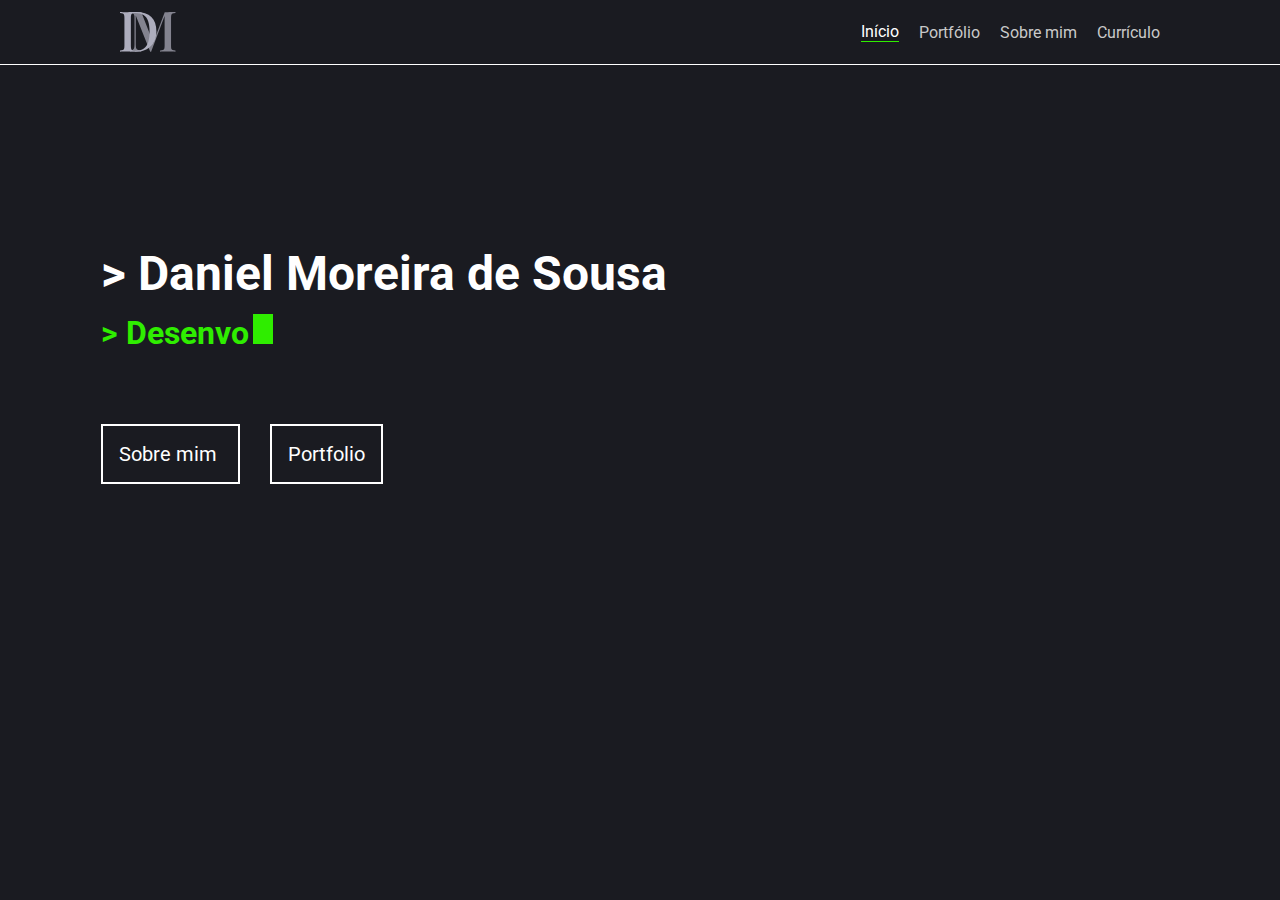
<file: index.html>
<!DOCTYPE html>
<html lang="pt-br">
<head>
    <meta charset="UTF-8">
    <link rel="preconnect" href="https://fonts.googleapis.com">
    <link rel="preconnect" href="https://fonts.gstatic.com" crossorigin>
    <link href="https://fonts.googleapis.com/css2?family=Roboto:wght@400;500;700&display=swap" rel="stylesheet">
    <link rel="stylesheet" href="./css/style.css">
    <link rel="stylesheet" href="./css/ux.css">
    <link rel="stylesheet" href="./css/index.css">
    <meta http-equiv="X-UA-Compatible" content="IE=edge">
    <meta name="viewport" content="width=device-width, initial-scale=1.0">
    <title>Daniel Moreira de Sousa</title>
</head>
<body>
    <header>
        <div>
            <div class="hamburguer">

            </div>
            <a href="./index.html">
            <h1>
                <svg width="56" height="40" viewBox="0 0 56 40" fill="none" xmlns="http://www.w3.org/2000/svg">
                    <path d="M55.472 0V1.12C54.2027 1.15733 53.2507 1.30667 52.616 1.568C51.9813 1.792 51.552 2.24 51.328 2.912C51.1413 3.54666 51.048 4.55466 51.048 5.936V33.712C51.048 35.056 51.1413 36.064 51.328 36.736C51.552 37.408 51.9813 37.856 52.616 38.08C53.2507 38.304 54.2027 38.4533 55.472 38.528V39.648C54.5387 39.5733 53.3813 39.536 52 39.536C50.6187 39.4987 49.2187 39.48 47.8 39.48C46.232 39.48 44.7573 39.4987 43.376 39.536C41.9947 39.536 40.8933 39.5733 40.072 39.648V38.528C41.3413 38.4533 42.2933 38.304 42.928 38.08C43.6 37.856 44.048 37.408 44.272 36.736C44.496 36.064 44.608 35.056 44.608 33.712V3.08L44.888 3.192L31.112 39.872H30.216L15.768 3.584V32.256C15.768 33.824 15.88 35.056 16.104 35.952C16.328 36.8107 16.8133 37.4267 17.56 37.8C18.3067 38.1733 19.4453 38.416 20.976 38.528V39.648C20.2667 39.5733 19.352 39.536 18.232 39.536C17.1493 39.4987 16.1227 39.48 15.152 39.48C14.2187 39.48 13.2853 39.4987 12.352 39.536C11.4187 39.536 10.6533 39.5733 10.056 39.648V38.528C11.288 38.416 12.2213 38.192 12.856 37.856C13.4907 37.4827 13.92 36.8667 14.144 36.008C14.368 35.1493 14.48 33.9733 14.48 32.48V5.936C14.48 4.55466 14.368 3.54666 14.144 2.912C13.92 2.24 13.4907 1.792 12.856 1.568C12.2213 1.30667 11.288 1.15733 10.056 1.12V0C10.6533 0.0373329 11.4187 0.0746657 12.352 0.111999C13.2853 0.149331 14.2187 0.167998 15.152 0.167998C16.2347 0.167998 17.3173 0.149331 18.4 0.111999C19.52 0.0746657 20.472 0.0373329 21.256 0L33.632 31.808L32.568 32.536L44.72 0.167998C45.2053 0.167998 45.7093 0.167998 46.232 0.167998C46.7547 0.167998 47.2773 0.167998 47.8 0.167998C49.2187 0.167998 50.6187 0.149331 52 0.111999C53.3813 0.0746657 54.5387 0.0373329 55.472 0Z" fill="#83838F"/>
                    <path d="M15.96 0C22.8667 0 28 1.68 31.36 5.04C34.72 8.36267 36.4 13.1413 36.4 19.376C36.4 23.4453 35.5787 27.0107 33.936 30.072C32.2933 33.096 29.904 35.448 26.768 37.128C23.6693 38.808 19.8987 39.648 15.456 39.648C14.896 39.648 14.1307 39.6293 13.16 39.592C12.2267 39.5547 11.256 39.536 10.248 39.536C9.24 39.4987 8.32533 39.48 7.504 39.48C6.08533 39.48 4.68533 39.4987 3.304 39.536C1.96 39.536 0.858667 39.5733 0 39.648V38.528C1.26933 38.4533 2.22133 38.304 2.856 38.08C3.49067 37.856 3.90133 37.408 4.088 36.736C4.312 36.064 4.424 35.056 4.424 33.712V5.936C4.424 4.55466 4.312 3.54666 4.088 2.912C3.90133 2.24 3.472 1.792 2.8 1.568C2.16533 1.30667 1.232 1.15733 0 1.12V0C0.858667 0.0373329 1.96 0.0933321 3.304 0.167998C4.68533 0.205331 6.048 0.205331 7.392 0.167998C8.736 0.130665 10.2293 0.0933321 11.872 0.0559993C13.552 0.0186664 14.9147 0 15.96 0ZM15.008 1.008C13.2907 1.008 12.1707 1.32533 11.648 1.96C11.1253 2.59467 10.864 3.88267 10.864 5.824V33.824C10.864 35.7653 11.1253 37.0533 11.648 37.688C12.208 38.3227 13.3467 38.64 15.064 38.64C18.8347 38.64 21.7653 37.912 23.856 36.456C25.9467 34.9627 27.4213 32.7973 28.28 29.96C29.1387 27.1227 29.568 23.6693 29.568 19.6C29.568 15.4187 29.1013 11.9653 28.168 9.24C27.2347 6.47733 25.704 4.424 23.576 3.08C21.4853 1.69866 18.6293 1.008 15.008 1.008Z" fill="#ADADBD"/>
                </svg>
            </h1>
            </a>
            <nav>
                <ul>
                    <a href="./index.html" id="link-atual"><li>Início</li></a>
                    <a href="./projetos.html"><li>Portfólio</li></a>
                    <a href="./sobre.html"><li>Sobre mim</li></a>
                    <a href="https://www.linkedin.com/in/danielmoreiradesousa/"><li>Currículo</li></a>
                </ul>
            </nav>
        </div>
    </header>
    <div class="maincontent">
        <main>
            <h2 class="name"> > Daniel Moreira de Sousa</h2>
            <div id="type">
                <h3 id="text"></h3>
                <div id="cursor"></div>
            </div>
            <div id="bgroup">
            <a class="fancy-button" href="./sobre.html"> Sobre mim </a>
            <a class="fancy-button" href="./projetos.html"> Portfolio </a>
            </div>
        </main>
    </div>
    <script>
        let i = 0;
        text = "> Desenvolvedor e UX designer"
        function typing(){
            if(i < text.length){
                document.getElementById("text").innerHTML += text.charAt(i);
                i++;
                setTimeout(typing, 80)
            } else{
                document.getElementById("cursor")
            }
        }
        typing()
    </script>
</body>
</html>
</file>
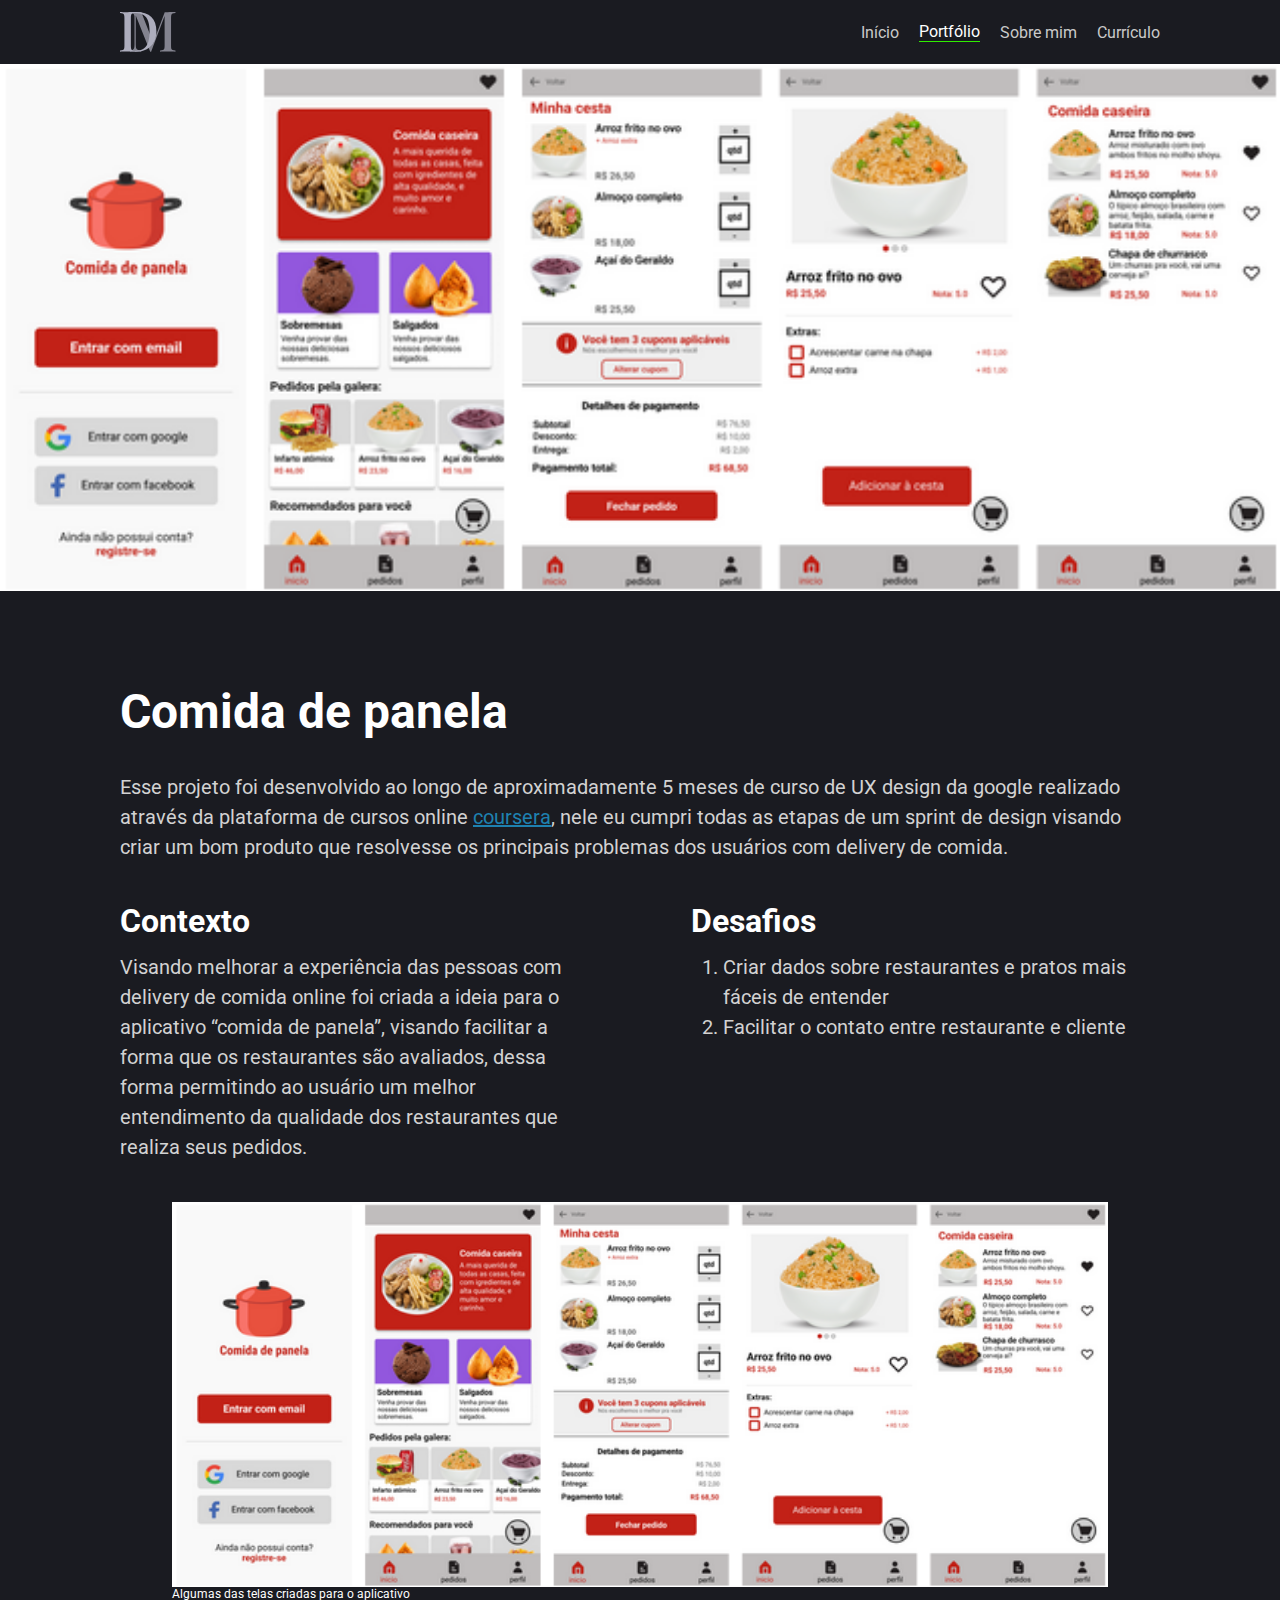
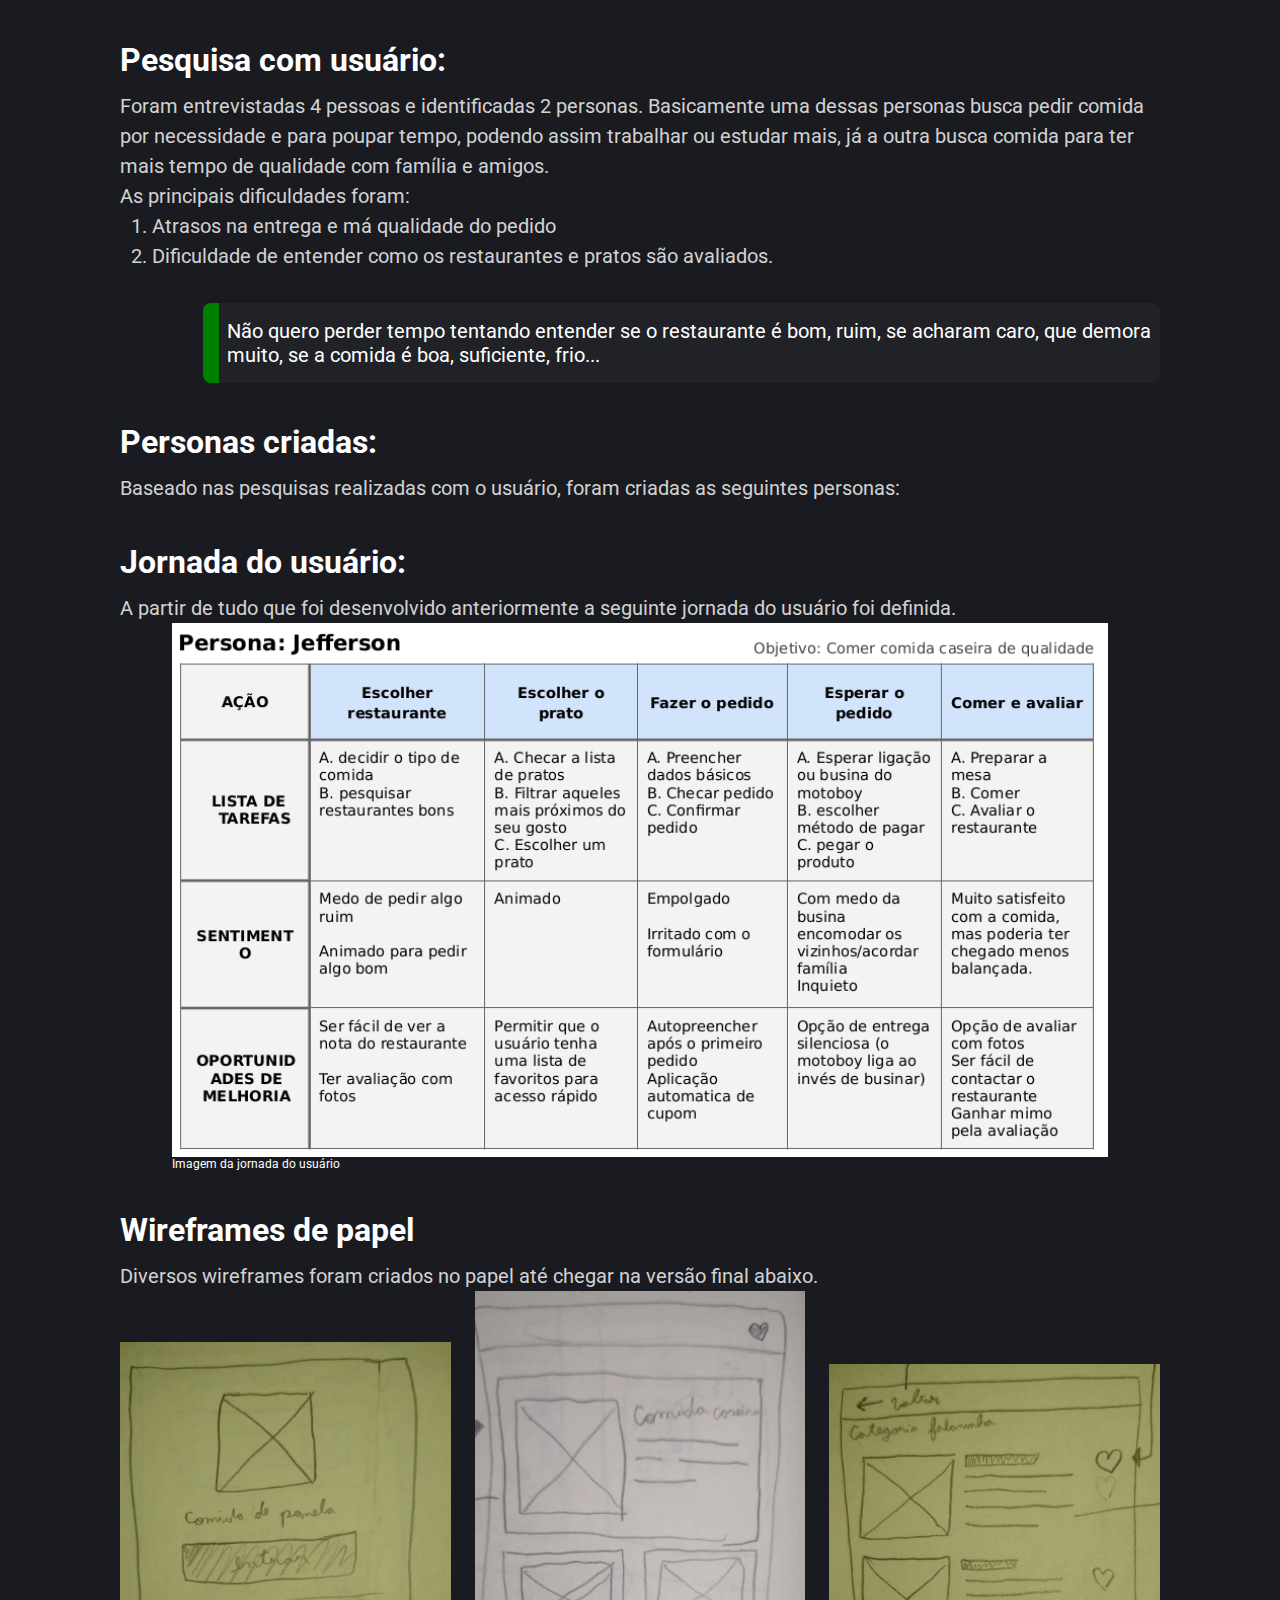
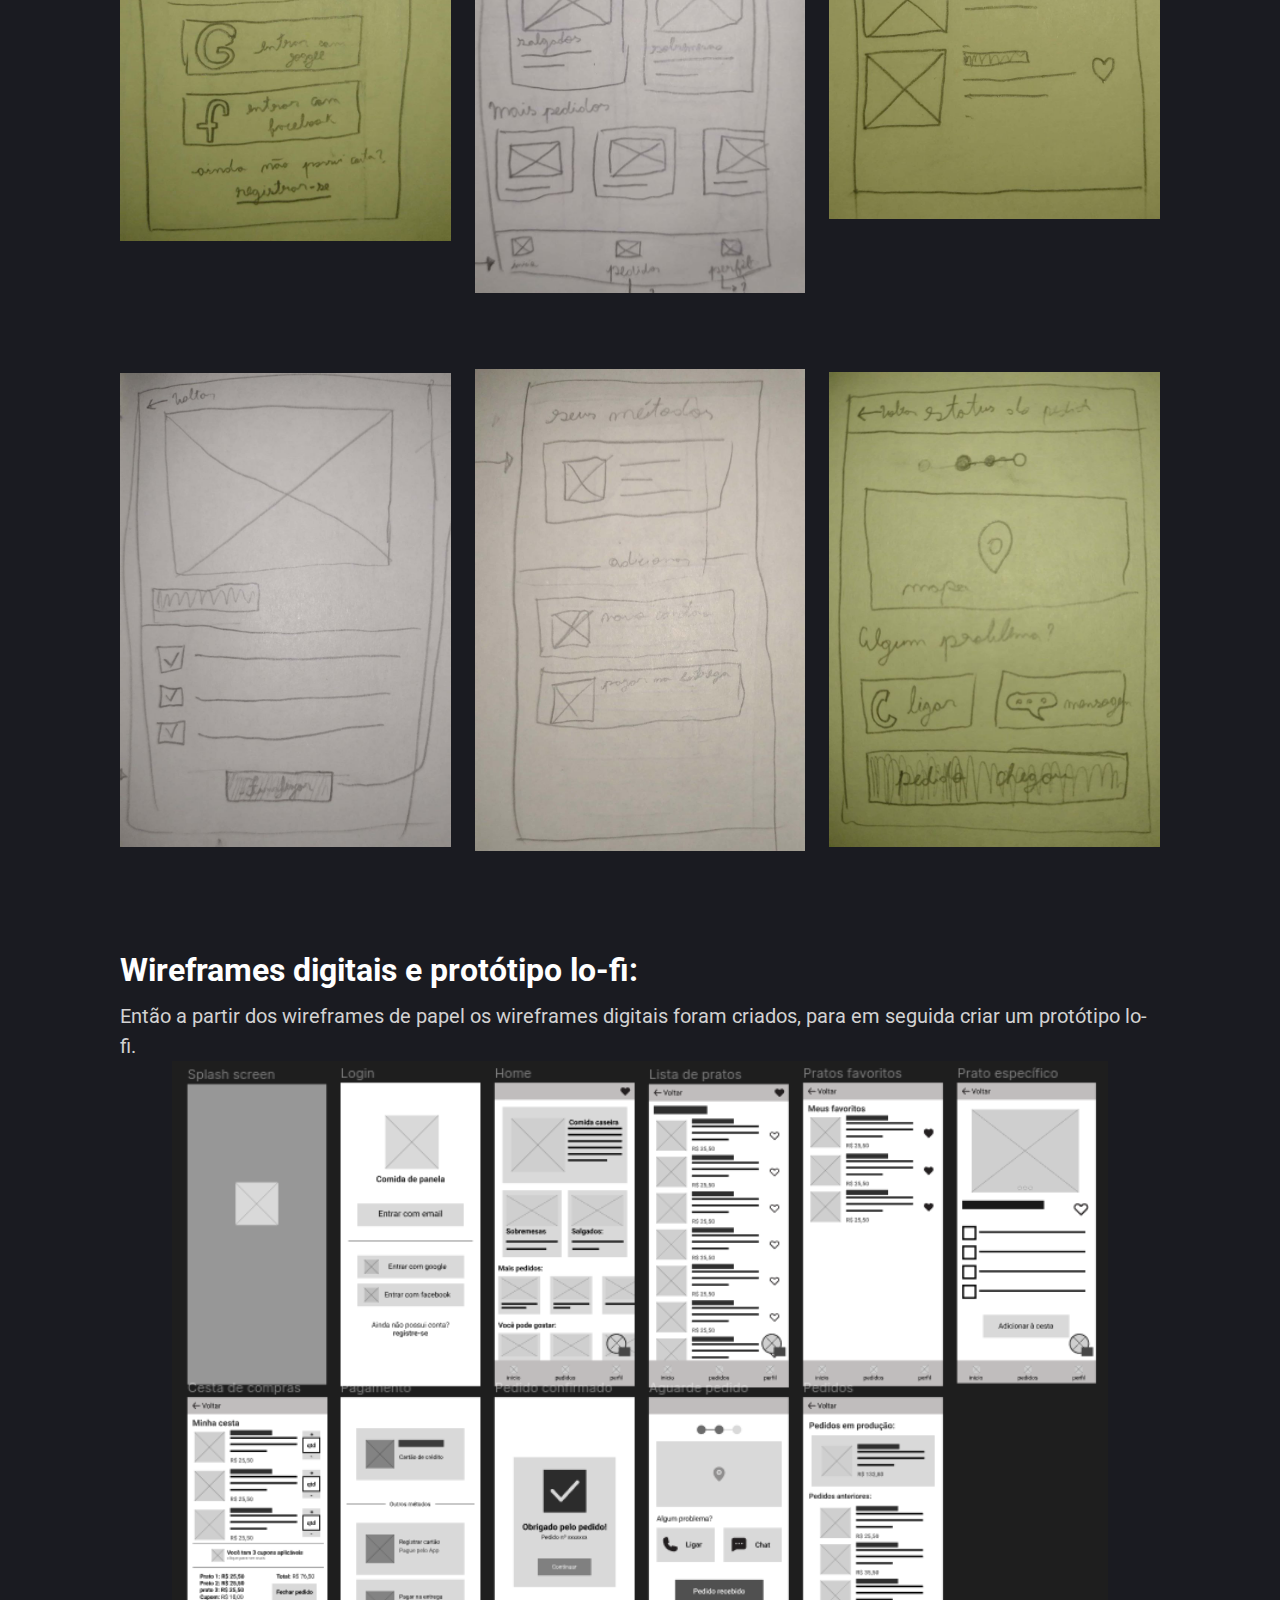
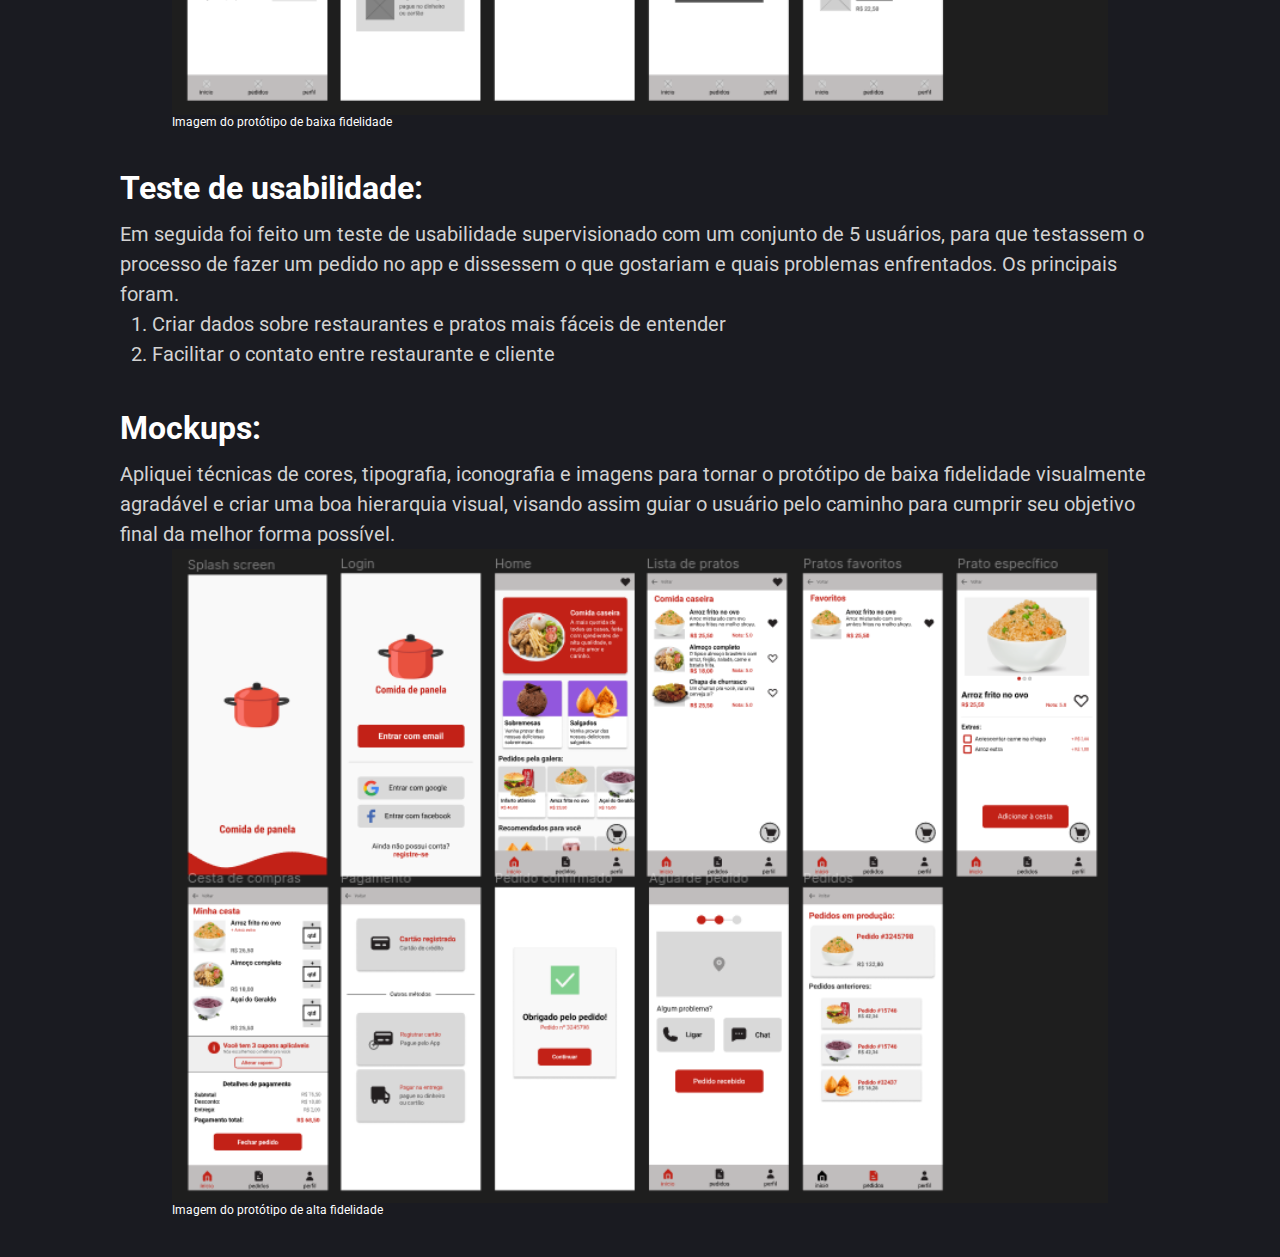
<file: comida-de-panela.html>
<!DOCTYPE html>
<html lang="pt-br">
<head>
    <meta charset="UTF-8">
    <link rel="preconnect" href="https://fonts.googleapis.com">
    <link rel="preconnect" href="https://fonts.gstatic.com" crossorigin>
    <link href="https://fonts.googleapis.com/css2?family=Roboto:wght@400;500;700&display=swap" rel="stylesheet">
    <link rel="stylesheet" href="./css/style.css">
    <link rel="stylesheet" href="./css/ux.css">
    <meta http-equiv="X-UA-Compatible" content="IE=edge">
    <meta name="viewport" content="width=device-width, initial-scale=1.0">
    <title>Comida de panela</title>
</head>
<body>
    <header>
        <div>
            <div class="hamburguer">

            </div>
            <a href="./index.html">
            <h1>
                <svg width="56" height="40" viewBox="0 0 56 40" fill="none" xmlns="http://www.w3.org/2000/svg">
                    <path d="M55.472 0V1.12C54.2027 1.15733 53.2507 1.30667 52.616 1.568C51.9813 1.792 51.552 2.24 51.328 2.912C51.1413 3.54666 51.048 4.55466 51.048 5.936V33.712C51.048 35.056 51.1413 36.064 51.328 36.736C51.552 37.408 51.9813 37.856 52.616 38.08C53.2507 38.304 54.2027 38.4533 55.472 38.528V39.648C54.5387 39.5733 53.3813 39.536 52 39.536C50.6187 39.4987 49.2187 39.48 47.8 39.48C46.232 39.48 44.7573 39.4987 43.376 39.536C41.9947 39.536 40.8933 39.5733 40.072 39.648V38.528C41.3413 38.4533 42.2933 38.304 42.928 38.08C43.6 37.856 44.048 37.408 44.272 36.736C44.496 36.064 44.608 35.056 44.608 33.712V3.08L44.888 3.192L31.112 39.872H30.216L15.768 3.584V32.256C15.768 33.824 15.88 35.056 16.104 35.952C16.328 36.8107 16.8133 37.4267 17.56 37.8C18.3067 38.1733 19.4453 38.416 20.976 38.528V39.648C20.2667 39.5733 19.352 39.536 18.232 39.536C17.1493 39.4987 16.1227 39.48 15.152 39.48C14.2187 39.48 13.2853 39.4987 12.352 39.536C11.4187 39.536 10.6533 39.5733 10.056 39.648V38.528C11.288 38.416 12.2213 38.192 12.856 37.856C13.4907 37.4827 13.92 36.8667 14.144 36.008C14.368 35.1493 14.48 33.9733 14.48 32.48V5.936C14.48 4.55466 14.368 3.54666 14.144 2.912C13.92 2.24 13.4907 1.792 12.856 1.568C12.2213 1.30667 11.288 1.15733 10.056 1.12V0C10.6533 0.0373329 11.4187 0.0746657 12.352 0.111999C13.2853 0.149331 14.2187 0.167998 15.152 0.167998C16.2347 0.167998 17.3173 0.149331 18.4 0.111999C19.52 0.0746657 20.472 0.0373329 21.256 0L33.632 31.808L32.568 32.536L44.72 0.167998C45.2053 0.167998 45.7093 0.167998 46.232 0.167998C46.7547 0.167998 47.2773 0.167998 47.8 0.167998C49.2187 0.167998 50.6187 0.149331 52 0.111999C53.3813 0.0746657 54.5387 0.0373329 55.472 0Z" fill="#83838F"/>
                    <path d="M15.96 0C22.8667 0 28 1.68 31.36 5.04C34.72 8.36267 36.4 13.1413 36.4 19.376C36.4 23.4453 35.5787 27.0107 33.936 30.072C32.2933 33.096 29.904 35.448 26.768 37.128C23.6693 38.808 19.8987 39.648 15.456 39.648C14.896 39.648 14.1307 39.6293 13.16 39.592C12.2267 39.5547 11.256 39.536 10.248 39.536C9.24 39.4987 8.32533 39.48 7.504 39.48C6.08533 39.48 4.68533 39.4987 3.304 39.536C1.96 39.536 0.858667 39.5733 0 39.648V38.528C1.26933 38.4533 2.22133 38.304 2.856 38.08C3.49067 37.856 3.90133 37.408 4.088 36.736C4.312 36.064 4.424 35.056 4.424 33.712V5.936C4.424 4.55466 4.312 3.54666 4.088 2.912C3.90133 2.24 3.472 1.792 2.8 1.568C2.16533 1.30667 1.232 1.15733 0 1.12V0C0.858667 0.0373329 1.96 0.0933321 3.304 0.167998C4.68533 0.205331 6.048 0.205331 7.392 0.167998C8.736 0.130665 10.2293 0.0933321 11.872 0.0559993C13.552 0.0186664 14.9147 0 15.96 0ZM15.008 1.008C13.2907 1.008 12.1707 1.32533 11.648 1.96C11.1253 2.59467 10.864 3.88267 10.864 5.824V33.824C10.864 35.7653 11.1253 37.0533 11.648 37.688C12.208 38.3227 13.3467 38.64 15.064 38.64C18.8347 38.64 21.7653 37.912 23.856 36.456C25.9467 34.9627 27.4213 32.7973 28.28 29.96C29.1387 27.1227 29.568 23.6693 29.568 19.6C29.568 15.4187 29.1013 11.9653 28.168 9.24C27.2347 6.47733 25.704 4.424 23.576 3.08C21.4853 1.69866 18.6293 1.008 15.008 1.008Z" fill="#ADADBD"/>
                </svg>
            </h1>
            </a>
            <nav>
                <ul>
                    <a href="./index.html"><li>Início</li></a>
                    <a href="./projetos.html" id="link-atual"><li>Portfólio</li></a>
                    <a href="./sobre.html"><li>Sobre mim</li></a>
                    <a href="https://www.linkedin.com/in/danielmoreiradesousa/"><li>Currículo</li></a>
                </ul>
            </nav>
        </div>
    </header>
    <img src="./img/comida-de-panela/somemockups.png" class="banner"/>
    <div class="maincontent">
        <main>
            <h1>Comida de panela</h1>
            <section class="part">
                <p>Esse projeto foi desenvolvido ao longo de aproximadamente 5 meses de curso de UX design da google realizado através da plataforma de cursos online <a href="https://www.coursera.org">coursera</a>, nele eu cumpri todas as etapas de um sprint de design visando criar um bom produto que resolvesse os principais problemas dos usuários com delivery de comida.</p>
            </section>
            <section class="part">
                <div class="contentgroup">
                    <div>
                        <h2>Contexto</h2>
                        <p>Visando melhorar a experiência das pessoas com delivery de comida online
                            foi criada a ideia para o aplicativo “comida de panela”, visando facilitar
                            a forma que os restaurantes são avaliados, dessa forma permitindo ao usuário
                            um melhor entendimento da qualidade dos restaurantes que realiza seus pedidos.
                        </p>
                    </div>
                    <div>
                        <h2>Desafios</h2>
                        <ol>
                            <li>Criar dados sobre restaurantes e pratos mais fáceis de entender</li>
                            <li>Facilitar o contato entre restaurante e cliente</li>
                        </ol>
                    </div>
                </div>
                <figure>
                    <img src="./img/comida-de-panela/somemockups.png" alt="imagem dos mockups"/>
                    <figcaption>Algumas das telas criadas para o aplicativo</figcaption>
                </figure>
            </section>
            <section class="part">
                <h2>Pesquisa com usuário:</h2>
                <p>
                    Foram entrevistadas 4 pessoas e identificadas 2 personas.
                    Basicamente uma dessas personas busca pedir comida por
                    necessidade e para poupar tempo, podendo assim trabalhar
                    ou estudar mais, já a outra busca comida para ter mais
                    tempo de qualidade com família e amigos.
                </p>
                <p>As principais dificuldades foram:</p>
                <ol>
                    <li>Atrasos na entrega e má qualidade do pedido</li>
                    <li>Dificuldade de entender como os restaurantes e pratos são avaliados.</li>
                </ol>
                <quote>
                    Não quero perder tempo tentando entender se o restaurante é bom, ruim, se acharam caro, que demora muito, se a comida é boa, suficiente, frio...
                </quote>
            </section>
            <section class="part">
                <h2>Personas criadas:</h2>
                <p>Baseado nas pesquisas realizadas com o usuário, foram criadas as seguintes personas:</p>
            </section>
            <section class="part">
                <h2>Jornada do usuário:</h2>
                <p>A partir de tudo que foi desenvolvido anteriormente a seguinte jornada do usuário foi definida.</p>
                <figure>
                    <img src="./img/comida-de-panela/jornada.png" alt="imagem da jornada do usuário"/>
                    <figcaption>Imagem da jornada do usuário</figcaption>
                </figure>
            </section>
            <section class="part">
                <h2>Wireframes de papel</h2>
                <p>Diversos wireframes foram criados no papel até chegar na versão final abaixo.</p>
                <div class="papergroup">
                    <img src="./img/comida-de-panela/page 1.jpg" />
                    <img src="./img/comida-de-panela/page 2.jpg" />
                    <img src="./img/comida-de-panela/page 3.jpg" />
                    <img src="./img/comida-de-panela/page 4.jpg" />
                    <img src="./img/comida-de-panela/page 5.jpg" />
                    <img src="./img/comida-de-panela/page 6.jpg" />

                </div>
            </section>
            <section class="part">
                <h2>Wireframes digitais e protótipo lo-fi:</h2>
                <p>Então a partir dos wireframes de papel os wireframes digitais foram criados, para em seguida criar um protótipo lo-fi.</p>
                <figure>
                    <img src="./img/comida-de-panela/lofi.png" alt="imagem do protótipo de baixa fidelidade"/>
                    <figcaption>Imagem do protótipo de baixa fidelidade</figcaption>
                </figure>
            </section>
            <section class="part">
                <h2>Teste de usabilidade:</h2>
                <p>Em seguida foi feito um teste de usabilidade supervisionado com um conjunto de 5 usuários, para que testassem o processo de fazer um pedido no app e dissessem o que gostariam e quais problemas enfrentados. Os principais foram.</p>
                <ol>
                    <li>Criar dados sobre restaurantes e pratos mais fáceis de entender</li>
                    <li>Facilitar o contato entre restaurante e cliente</li>
                </ol>
            </section>
            <section class="part">
                <h2>Mockups:</h2>
                <p>Apliquei técnicas de cores, tipografia, iconografia e imagens para tornar o protótipo de baixa fidelidade visualmente agradável e criar uma boa hierarquia visual, visando assim guiar o usuário pelo caminho para cumprir seu objetivo final da melhor forma possível.</p>
                <figure>
                    <img src="./img/comida-de-panela/hifi.png" alt="imagem do protótipo de alta fidelidade"/>
                    <figcaption>Imagem do protótipo de alta fidelidade</figcaption>
                </figure>
            </section>
        </main>
    </div>
</body>
</html>
</file>
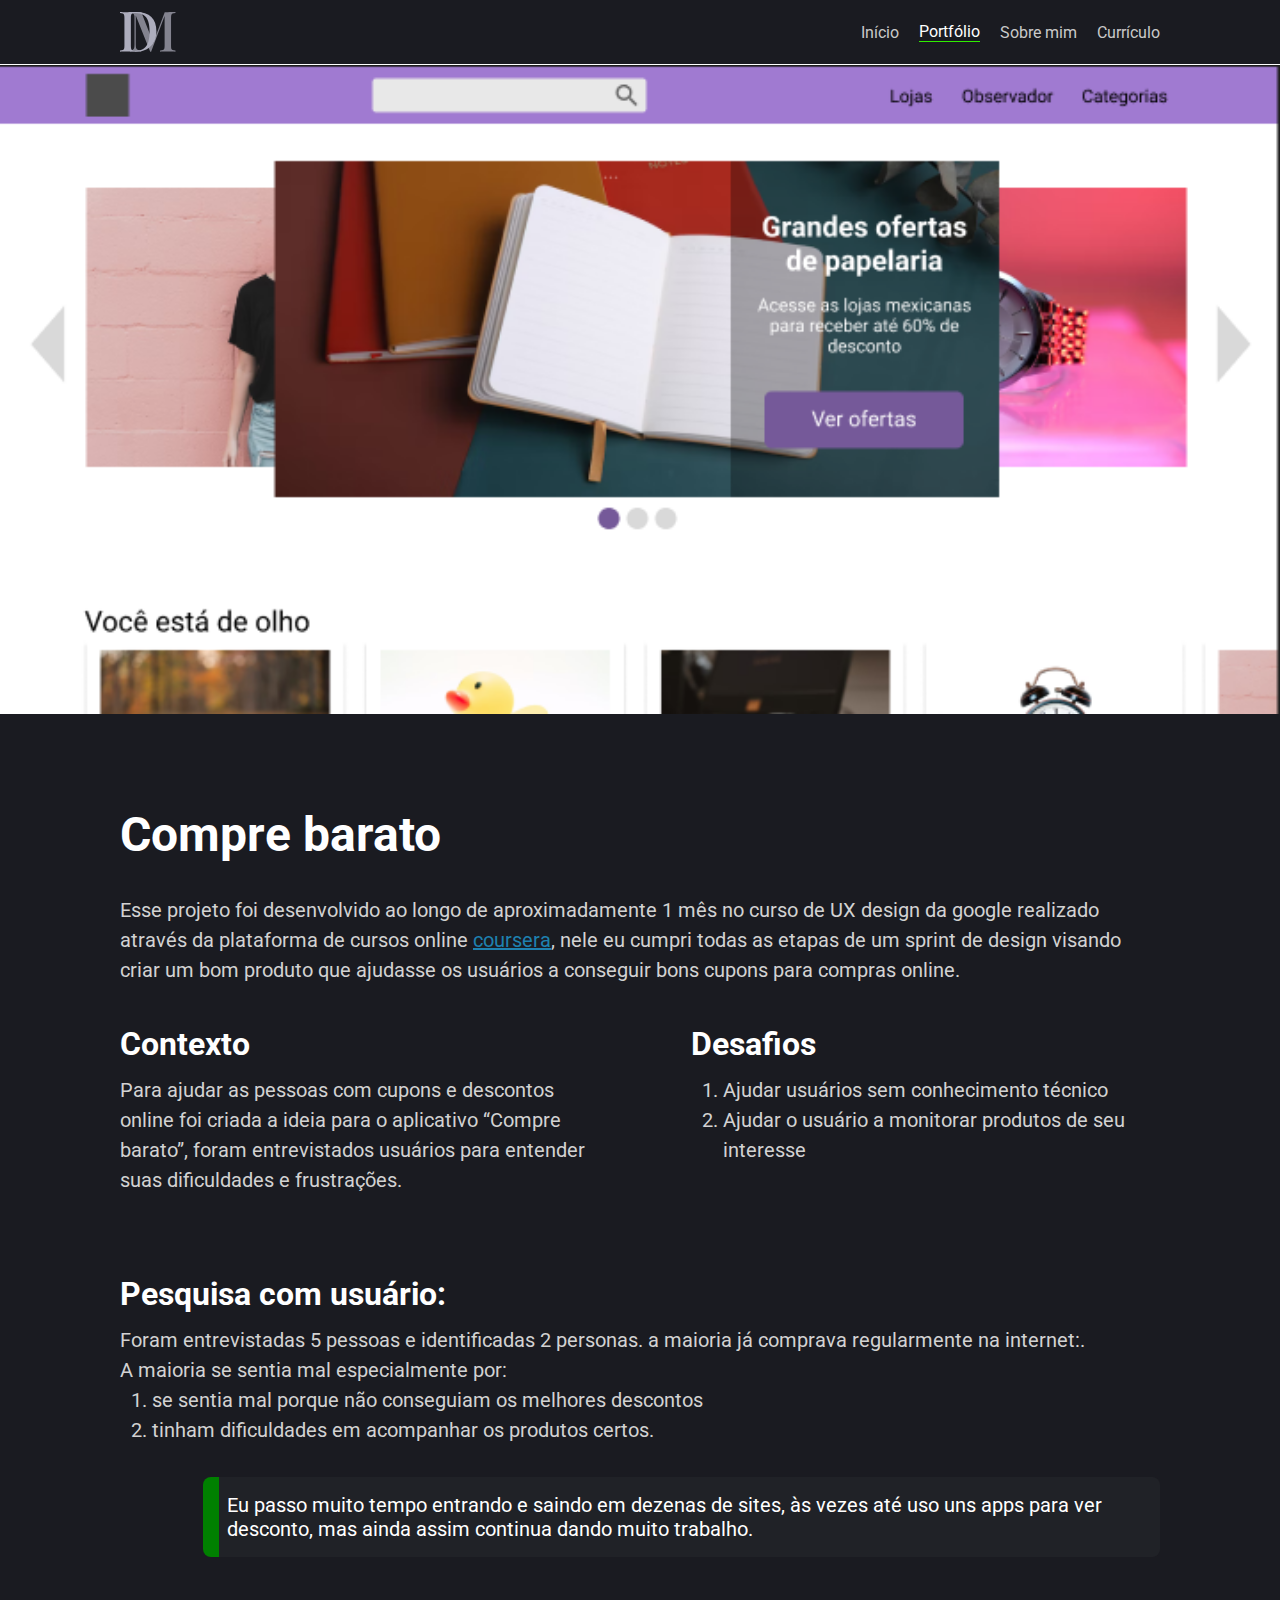
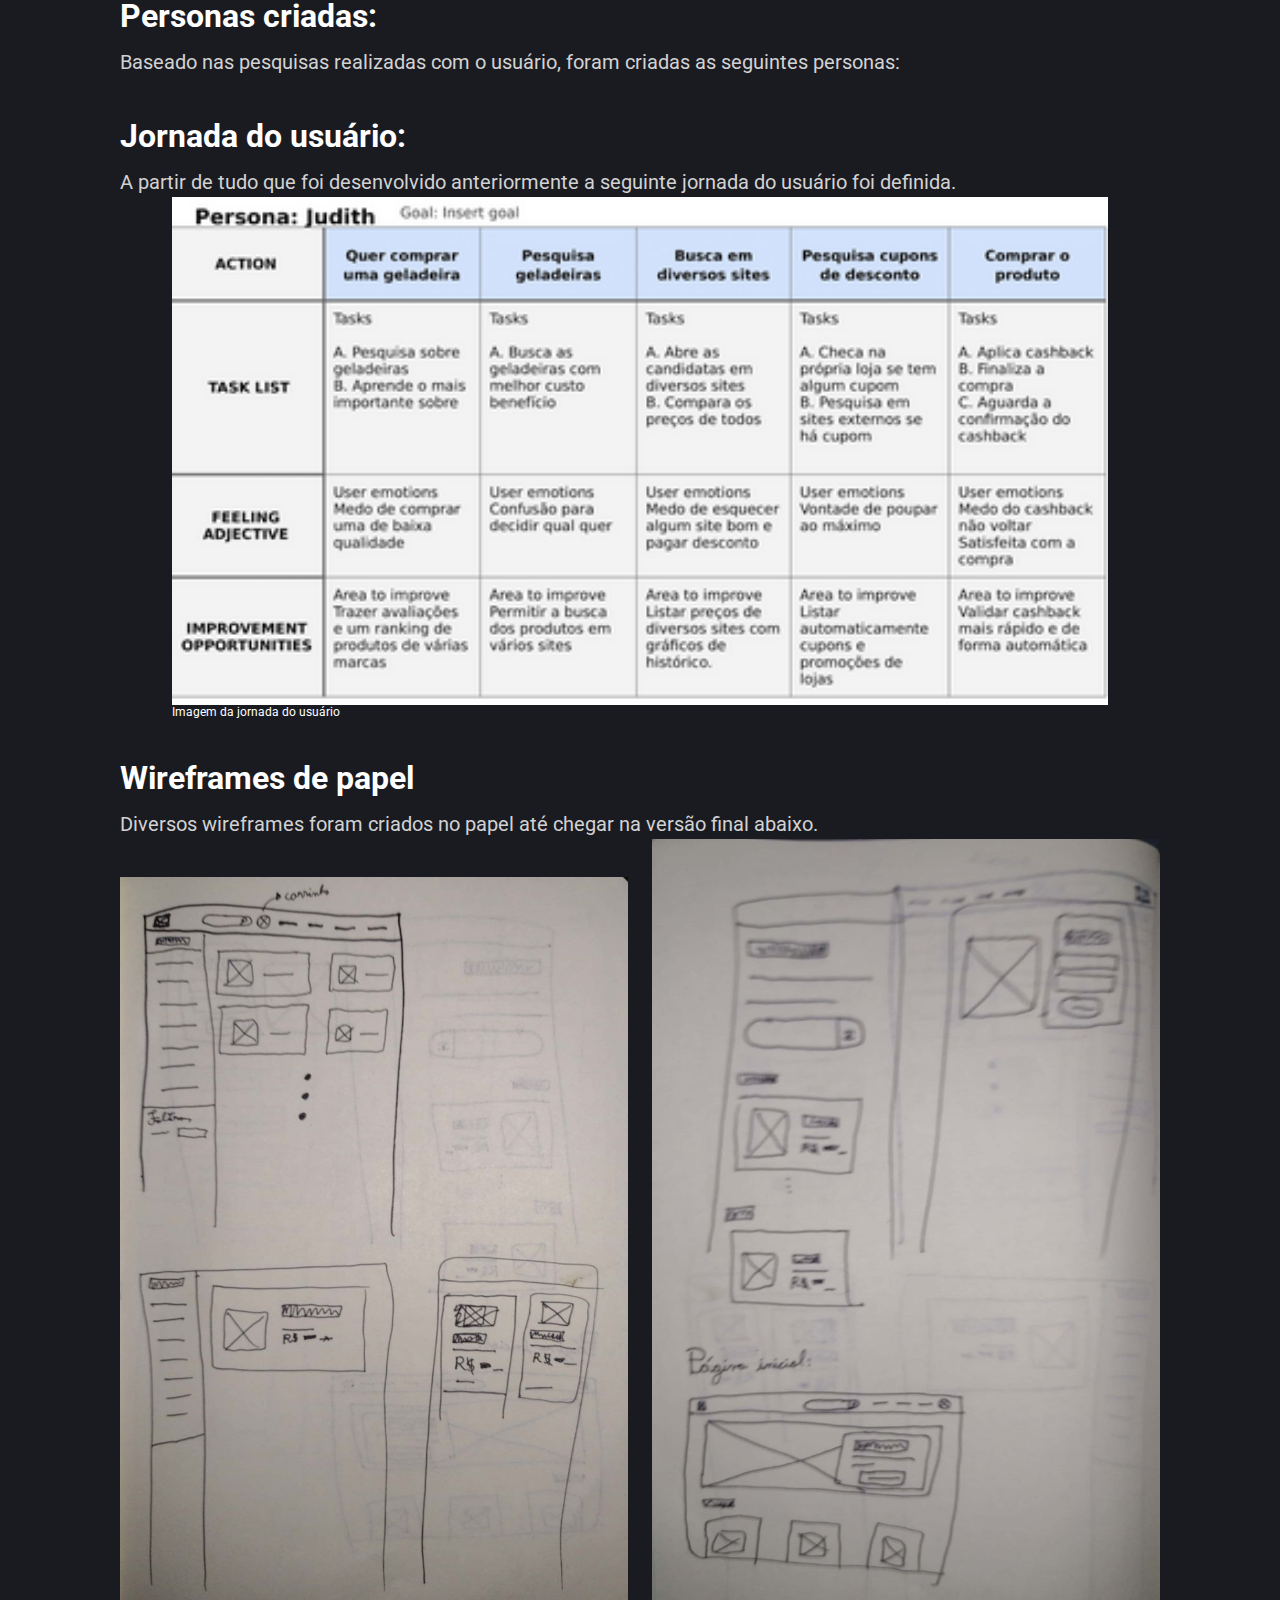
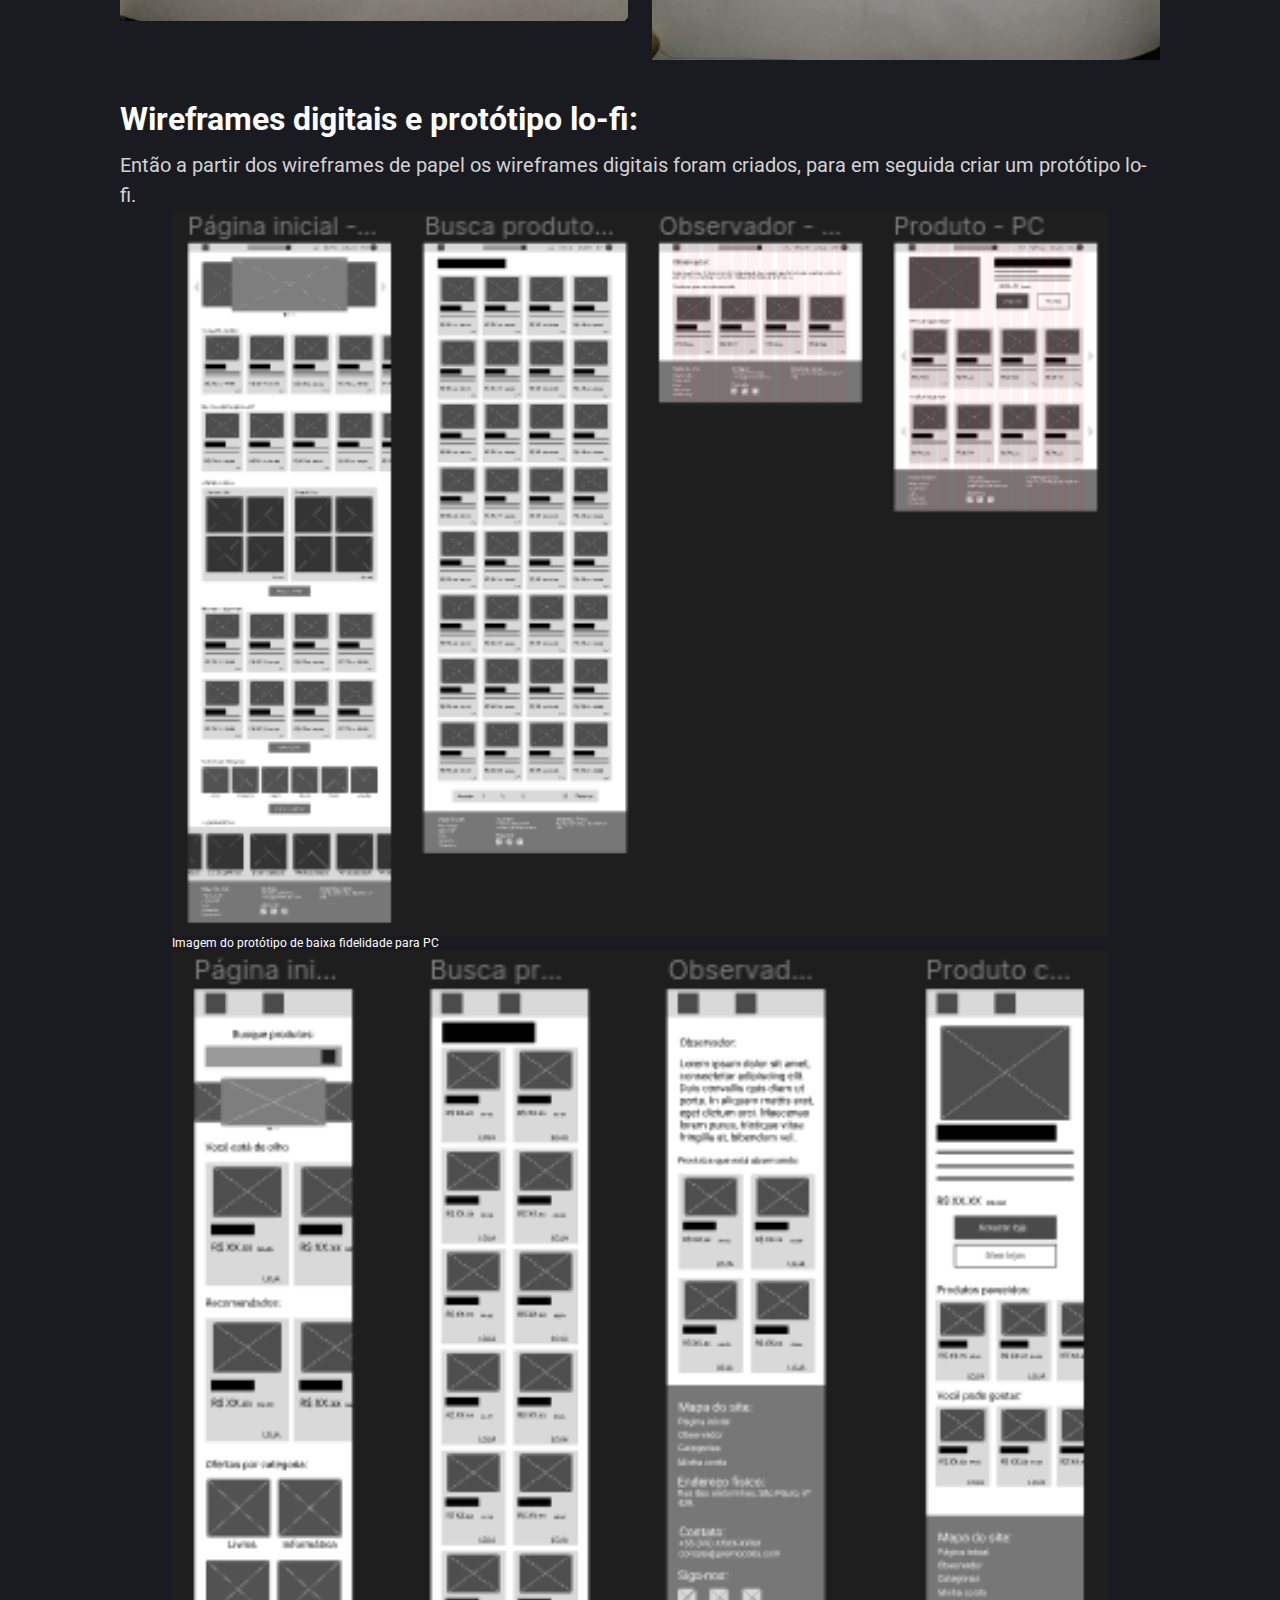
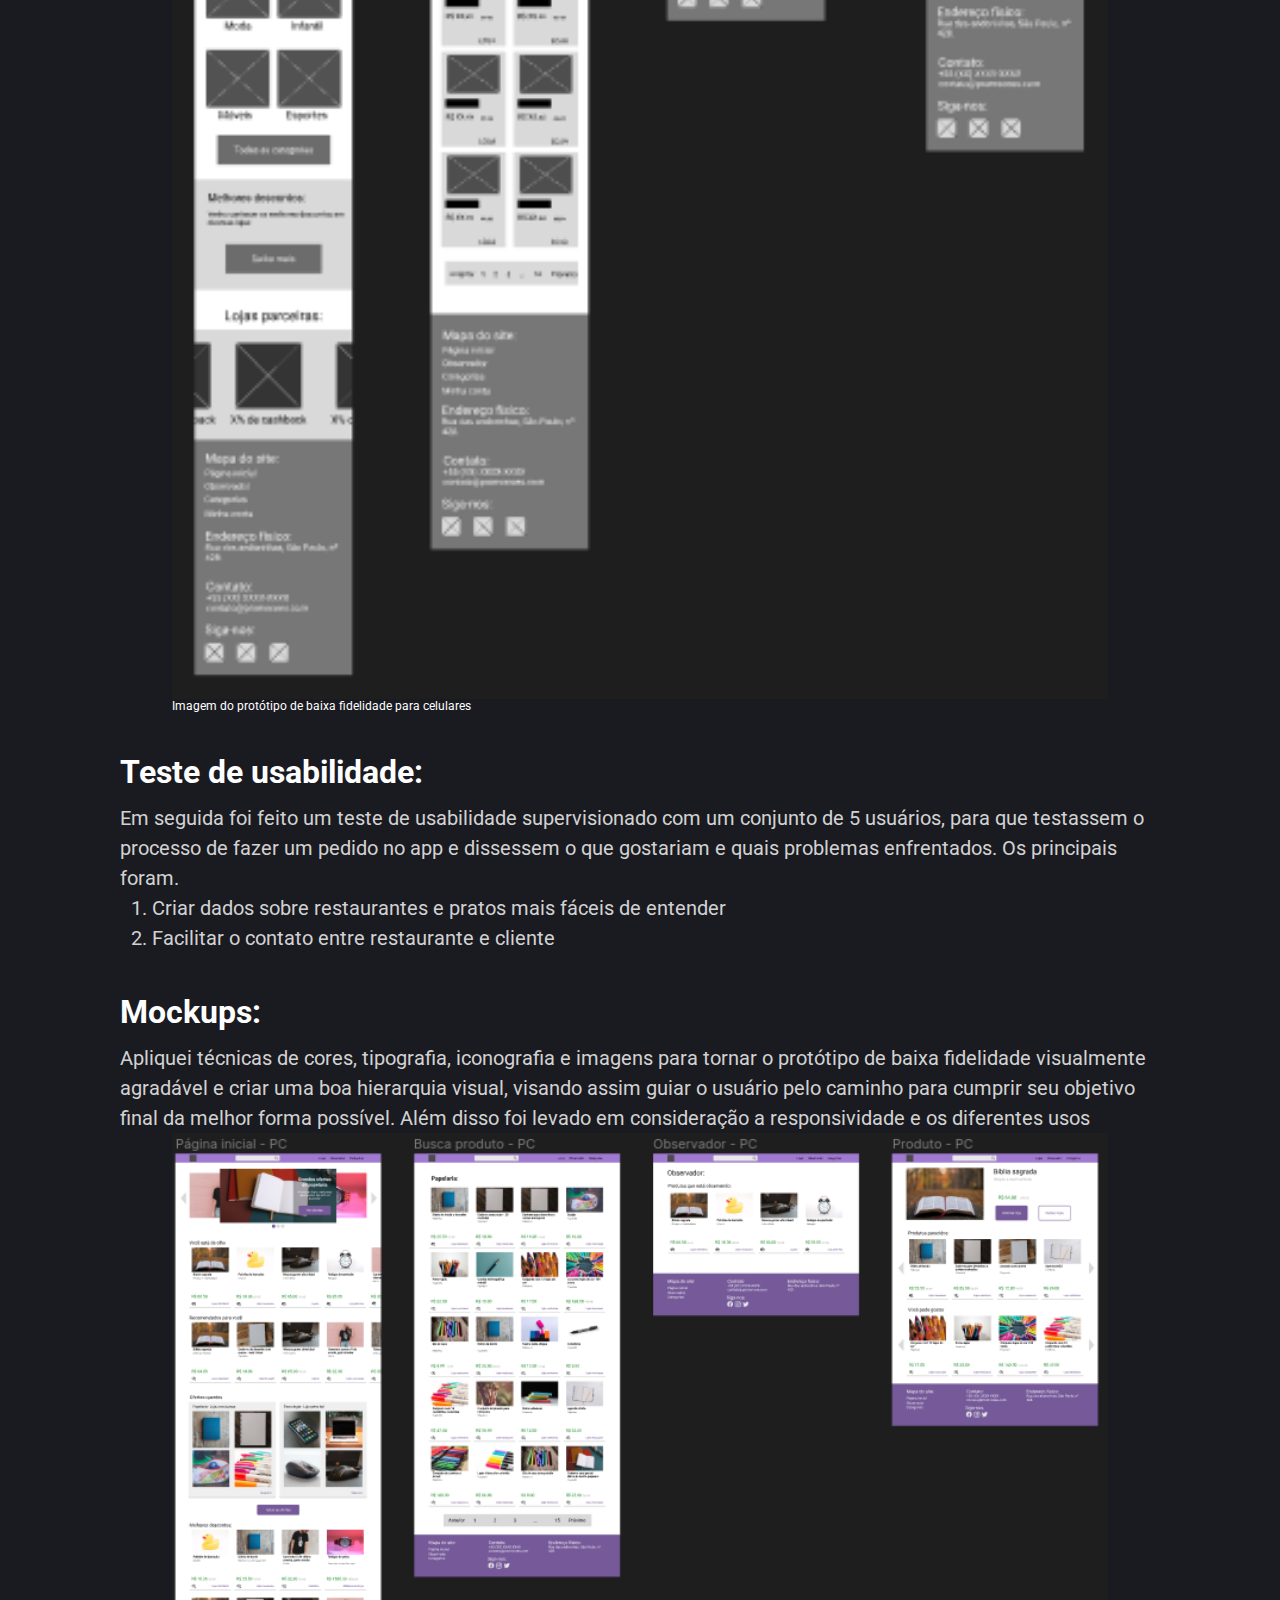
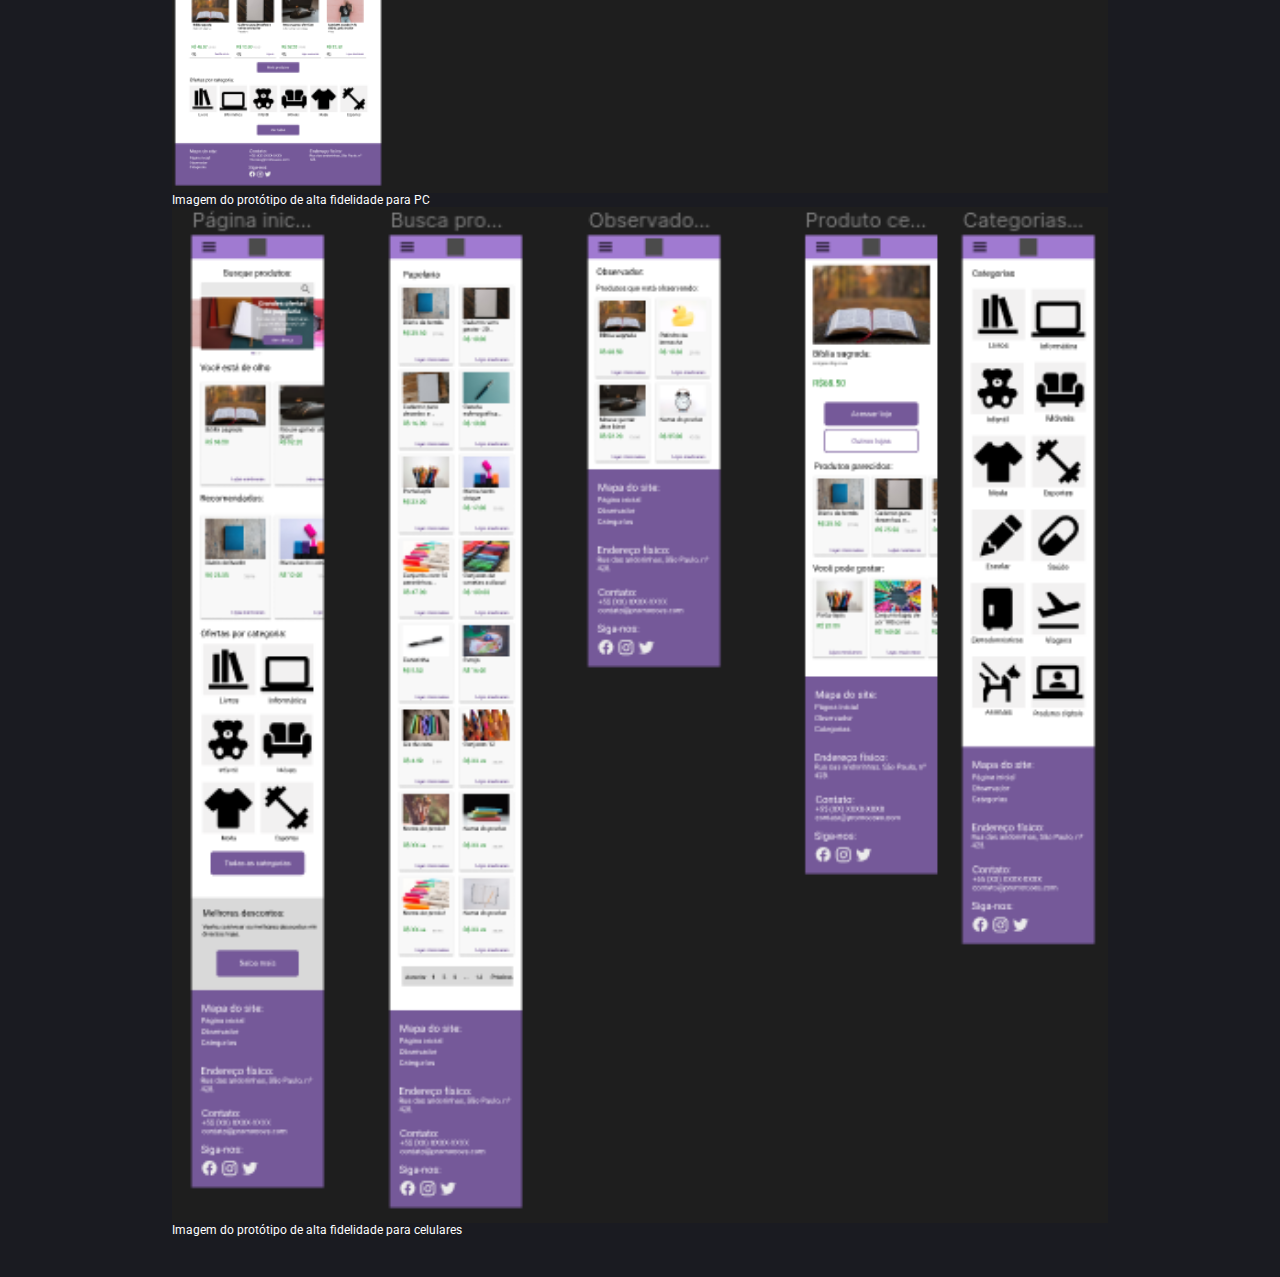
<file: compre-barato.html>
<!DOCTYPE html>
<html lang="pt-br">
<head>
    <meta charset="UTF-8">
    <link rel="preconnect" href="https://fonts.googleapis.com">
    <link rel="preconnect" href="https://fonts.gstatic.com" crossorigin>
    <link href="https://fonts.googleapis.com/css2?family=Roboto:wght@400;500;700&display=swap" rel="stylesheet">
    <link rel="stylesheet" href="./css/style.css">
    <link rel="stylesheet" href="./css/ux.css">
    <meta http-equiv="X-UA-Compatible" content="IE=edge">
    <meta name="viewport" content="width=device-width, initial-scale=1.0">
    <title>Compre barato</title>
    <style>
        .papergroup{
            display: grid;
            grid-template-columns: repeat(2, 1fr);
            grid-template-rows: 1fr;
            column-gap: 1.5rem;
        }
    </style>
</head>
<body>
    <header>
        <div>
            <div class="hamburguer">

            </div>
            <a href="./index.html">
            <h1>
                <svg width="56" height="40" viewBox="0 0 56 40" fill="none" xmlns="http://www.w3.org/2000/svg">
                    <path d="M55.472 0V1.12C54.2027 1.15733 53.2507 1.30667 52.616 1.568C51.9813 1.792 51.552 2.24 51.328 2.912C51.1413 3.54666 51.048 4.55466 51.048 5.936V33.712C51.048 35.056 51.1413 36.064 51.328 36.736C51.552 37.408 51.9813 37.856 52.616 38.08C53.2507 38.304 54.2027 38.4533 55.472 38.528V39.648C54.5387 39.5733 53.3813 39.536 52 39.536C50.6187 39.4987 49.2187 39.48 47.8 39.48C46.232 39.48 44.7573 39.4987 43.376 39.536C41.9947 39.536 40.8933 39.5733 40.072 39.648V38.528C41.3413 38.4533 42.2933 38.304 42.928 38.08C43.6 37.856 44.048 37.408 44.272 36.736C44.496 36.064 44.608 35.056 44.608 33.712V3.08L44.888 3.192L31.112 39.872H30.216L15.768 3.584V32.256C15.768 33.824 15.88 35.056 16.104 35.952C16.328 36.8107 16.8133 37.4267 17.56 37.8C18.3067 38.1733 19.4453 38.416 20.976 38.528V39.648C20.2667 39.5733 19.352 39.536 18.232 39.536C17.1493 39.4987 16.1227 39.48 15.152 39.48C14.2187 39.48 13.2853 39.4987 12.352 39.536C11.4187 39.536 10.6533 39.5733 10.056 39.648V38.528C11.288 38.416 12.2213 38.192 12.856 37.856C13.4907 37.4827 13.92 36.8667 14.144 36.008C14.368 35.1493 14.48 33.9733 14.48 32.48V5.936C14.48 4.55466 14.368 3.54666 14.144 2.912C13.92 2.24 13.4907 1.792 12.856 1.568C12.2213 1.30667 11.288 1.15733 10.056 1.12V0C10.6533 0.0373329 11.4187 0.0746657 12.352 0.111999C13.2853 0.149331 14.2187 0.167998 15.152 0.167998C16.2347 0.167998 17.3173 0.149331 18.4 0.111999C19.52 0.0746657 20.472 0.0373329 21.256 0L33.632 31.808L32.568 32.536L44.72 0.167998C45.2053 0.167998 45.7093 0.167998 46.232 0.167998C46.7547 0.167998 47.2773 0.167998 47.8 0.167998C49.2187 0.167998 50.6187 0.149331 52 0.111999C53.3813 0.0746657 54.5387 0.0373329 55.472 0Z" fill="#83838F"/>
                    <path d="M15.96 0C22.8667 0 28 1.68 31.36 5.04C34.72 8.36267 36.4 13.1413 36.4 19.376C36.4 23.4453 35.5787 27.0107 33.936 30.072C32.2933 33.096 29.904 35.448 26.768 37.128C23.6693 38.808 19.8987 39.648 15.456 39.648C14.896 39.648 14.1307 39.6293 13.16 39.592C12.2267 39.5547 11.256 39.536 10.248 39.536C9.24 39.4987 8.32533 39.48 7.504 39.48C6.08533 39.48 4.68533 39.4987 3.304 39.536C1.96 39.536 0.858667 39.5733 0 39.648V38.528C1.26933 38.4533 2.22133 38.304 2.856 38.08C3.49067 37.856 3.90133 37.408 4.088 36.736C4.312 36.064 4.424 35.056 4.424 33.712V5.936C4.424 4.55466 4.312 3.54666 4.088 2.912C3.90133 2.24 3.472 1.792 2.8 1.568C2.16533 1.30667 1.232 1.15733 0 1.12V0C0.858667 0.0373329 1.96 0.0933321 3.304 0.167998C4.68533 0.205331 6.048 0.205331 7.392 0.167998C8.736 0.130665 10.2293 0.0933321 11.872 0.0559993C13.552 0.0186664 14.9147 0 15.96 0ZM15.008 1.008C13.2907 1.008 12.1707 1.32533 11.648 1.96C11.1253 2.59467 10.864 3.88267 10.864 5.824V33.824C10.864 35.7653 11.1253 37.0533 11.648 37.688C12.208 38.3227 13.3467 38.64 15.064 38.64C18.8347 38.64 21.7653 37.912 23.856 36.456C25.9467 34.9627 27.4213 32.7973 28.28 29.96C29.1387 27.1227 29.568 23.6693 29.568 19.6C29.568 15.4187 29.1013 11.9653 28.168 9.24C27.2347 6.47733 25.704 4.424 23.576 3.08C21.4853 1.69866 18.6293 1.008 15.008 1.008Z" fill="#ADADBD"/>
                </svg>
            </h1>
            </a>
            <nav>
                <ul>
                    <a href="./index.html"><li>Início</li></a>
                    <a href="./projetos.html" id="link-atual"><li>Portfólio</li></a>
                    <a href="./sobre.html"><li>Sobre mim</li></a>
                    <a href="https://www.linkedin.com/in/danielmoreiradesousa/"><li>Currículo</li></a>
                </ul>
            </nav>
        </div>
    </header>
    <img src="./img/compre-barato/main-image.png" class="banner"/>
    <div class="maincontent">
        <main>
            <h1>Compre barato</h1>
            <section class="part">
                <p>Esse projeto foi desenvolvido ao longo de aproximadamente 1 mês no curso de UX design da google realizado através da plataforma de cursos online <a href="https://www.coursera.org">coursera</a>, nele eu cumpri todas as etapas de um sprint de design visando criar um bom produto que ajudasse os usuários a conseguir bons cupons para compras online.</p>
            </section>
            <section class="part">
                <div class="contentgroup">
                    <div>
                        <h2>Contexto</h2>
                        <p>Para ajudar as pessoas com cupons e descontos online
                            foi criada a ideia para o aplicativo “Compre barato”,
                            foram entrevistados usuários para entender suas dificuldades
                            e frustrações.
                        </p>
                    </div>
                    <div>
                        <h2>Desafios</h2>
                        <ol>
                            <li>Ajudar usuários sem conhecimento técnico</li>
                            <li>Ajudar o usuário a monitorar produtos de seu interesse</li>
                        </ol>
                    </div>
                </div>
            </section>
            <section class="part">
                <h2>Pesquisa com usuário:</h2>
                <p>
                    Foram entrevistadas 5 pessoas e identificadas 2 personas.
                    a maioria já comprava regularmente na internet:.
                </p>
                <p>A maioria se sentia mal especialmente por:</p>
                <ol>
                    <li>se sentia mal porque não conseguiam os melhores descontos</li>
                    <li>tinham dificuldades em acompanhar os produtos certos.</li>
                </ol>
                <quote>
                    Eu passo muito tempo entrando e saindo em dezenas de sites, às vezes até uso uns apps para ver desconto, mas ainda assim continua dando muito trabalho.
                </quote>
            </section>
            <section class="part">
                <h2>Personas criadas:</h2>
                <p>Baseado nas pesquisas realizadas com o usuário, foram criadas as seguintes personas:</p>
            </section>
            <section class="part">
                <h2>Jornada do usuário:</h2>
                <p>A partir de tudo que foi desenvolvido anteriormente a seguinte jornada do usuário foi definida.</p>
                <figure>
                    <img src="./img/compre-barato/jornada.png" alt="imagem da jornada do usuário"/>
                    <figcaption>Imagem da jornada do usuário</figcaption>
                </figure>
            </section>
            <section class="part">
                <h2>Wireframes de papel</h2>
                <p>Diversos wireframes foram criados no papel até chegar na versão final abaixo.</p>
                <div class="papergroup">
                    <img src="./img/compre-barato/page-1.jpg" />
                    <img src="./img/compre-barato/page-2.jpg" />
                </div>
            </section>
            <section class="part">
                <h2>Wireframes digitais e protótipo lo-fi:</h2>
                <p>Então a partir dos wireframes de papel os wireframes digitais foram criados, para em seguida criar um protótipo lo-fi.</p>
                <figure>
                    <img src="./img/compre-barato/lofi-pc.png" alt="imagem do protótipo de baixa fidelidade para computador"/>
                    <figcaption>Imagem do protótipo de baixa fidelidade para PC</figcaption>
                </figure>
                <figure>
                    <img src="./img/compre-barato/lofi-mobile.png" alt="imagem do protótipo de baixa fidelidade para celulares"/>
                    <figcaption>Imagem do protótipo de baixa fidelidade para celulares</figcaption>
                </figure>
            </section>
            <section class="part">
                <h2>Teste de usabilidade:</h2>
                <p>Em seguida foi feito um teste de usabilidade supervisionado com um conjunto de 5 usuários, para que testassem o processo de fazer um pedido no app e dissessem o que gostariam e quais problemas enfrentados. Os principais foram.</p>
                <ol>
                    <li>Criar dados sobre restaurantes e pratos mais fáceis de entender</li>
                    <li>Facilitar o contato entre restaurante e cliente</li>
                </ol>
            </section>
            <section class="part">
                <h2>Mockups:</h2>
                <p>Apliquei técnicas de cores, tipografia, iconografia e imagens para tornar o protótipo de baixa fidelidade visualmente agradável e criar uma boa hierarquia visual, visando assim guiar o usuário pelo caminho para cumprir seu objetivo final da melhor forma possível. Além disso foi levado em consideração a responsividade e os diferentes usos</p>
                <h3></h3>
                <figure>
                    <img src="./img/compre-barato/mockup-pc.png" alt="imagem do protótipo de alta fidelidade para computador"/>
                    <figcaption>Imagem do protótipo de alta fidelidade para PC</figcaption>
                </figure>
                <figure>
                    <img src="./img/compre-barato/mockup-mobile.png" alt="imagem do protótipo de alta fidelidade para celulares"/>
                    <figcaption>Imagem do protótipo de alta fidelidade para celulares</figcaption>
                </figure>
            </section>
        </main>
    </div>
</body>
</html>
</file>
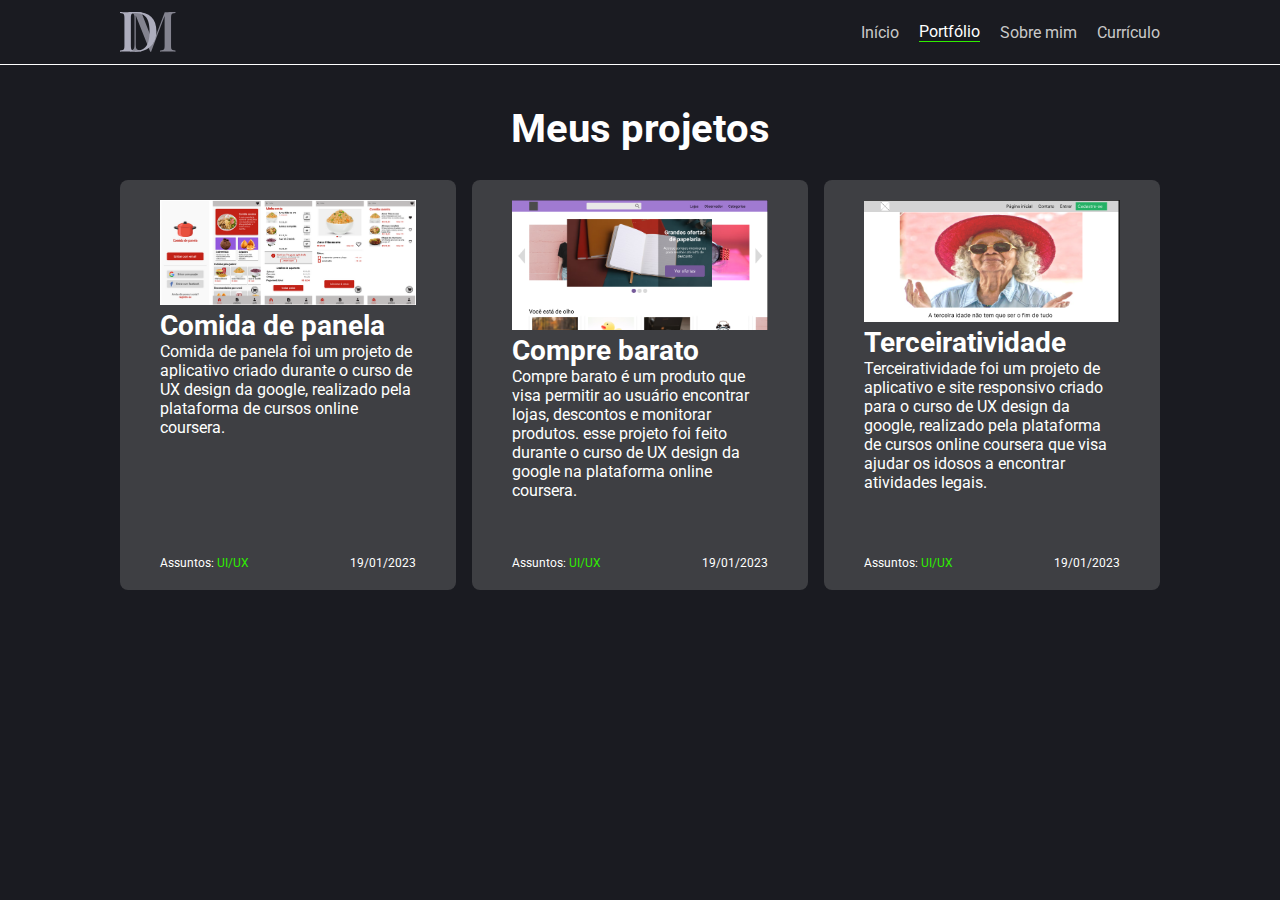
<file: projetos.html>
<!DOCTYPE html>
<html lang="pt-br">
<head>
    <meta charset="UTF-8">
    <link rel="preconnect" href="https://fonts.googleapis.com">
    <link rel="preconnect" href="https://fonts.gstatic.com" crossorigin>
    <link href="https://fonts.googleapis.com/css2?family=Roboto:wght@400;500;700&display=swap" rel="stylesheet">
    <link rel="stylesheet" href="./css/style.css">
    <link rel="stylesheet" href="./css/projetos.css">
    <meta http-equiv="X-UA-Compatible" content="IE=edge">
    <metitle="viewport" content="width=device-width, initial-scale=1.0">
    <title>Projetos</title>
</head>
<body>
    <header>
        <div>
            <div class="hamburguer">

            </div>
            <a href="./index.html">
            <h1>
                <svg width="56" height="40" viewBox="0 0 56 40" fill="none" xmlns="http://www.w3.org/2000/svg">
                    <path d="M55.472 0V1.12C54.2027 1.15733 53.2507 1.30667 52.616 1.568C51.9813 1.792 51.552 2.24 51.328 2.912C51.1413 3.54666 51.048 4.55466 51.048 5.936V33.712C51.048 35.056 51.1413 36.064 51.328 36.736C51.552 37.408 51.9813 37.856 52.616 38.08C53.2507 38.304 54.2027 38.4533 55.472 38.528V39.648C54.5387 39.5733 53.3813 39.536 52 39.536C50.6187 39.4987 49.2187 39.48 47.8 39.48C46.232 39.48 44.7573 39.4987 43.376 39.536C41.9947 39.536 40.8933 39.5733 40.072 39.648V38.528C41.3413 38.4533 42.2933 38.304 42.928 38.08C43.6 37.856 44.048 37.408 44.272 36.736C44.496 36.064 44.608 35.056 44.608 33.712V3.08L44.888 3.192L31.112 39.872H30.216L15.768 3.584V32.256C15.768 33.824 15.88 35.056 16.104 35.952C16.328 36.8107 16.8133 37.4267 17.56 37.8C18.3067 38.1733 19.4453 38.416 20.976 38.528V39.648C20.2667 39.5733 19.352 39.536 18.232 39.536C17.1493 39.4987 16.1227 39.48 15.152 39.48C14.2187 39.48 13.2853 39.4987 12.352 39.536C11.4187 39.536 10.6533 39.5733 10.056 39.648V38.528C11.288 38.416 12.2213 38.192 12.856 37.856C13.4907 37.4827 13.92 36.8667 14.144 36.008C14.368 35.1493 14.48 33.9733 14.48 32.48V5.936C14.48 4.55466 14.368 3.54666 14.144 2.912C13.92 2.24 13.4907 1.792 12.856 1.568C12.2213 1.30667 11.288 1.15733 10.056 1.12V0C10.6533 0.0373329 11.4187 0.0746657 12.352 0.111999C13.2853 0.149331 14.2187 0.167998 15.152 0.167998C16.2347 0.167998 17.3173 0.149331 18.4 0.111999C19.52 0.0746657 20.472 0.0373329 21.256 0L33.632 31.808L32.568 32.536L44.72 0.167998C45.2053 0.167998 45.7093 0.167998 46.232 0.167998C46.7547 0.167998 47.2773 0.167998 47.8 0.167998C49.2187 0.167998 50.6187 0.149331 52 0.111999C53.3813 0.0746657 54.5387 0.0373329 55.472 0Z" fill="#83838F"/>
                    <path d="M15.96 0C22.8667 0 28 1.68 31.36 5.04C34.72 8.36267 36.4 13.1413 36.4 19.376C36.4 23.4453 35.5787 27.0107 33.936 30.072C32.2933 33.096 29.904 35.448 26.768 37.128C23.6693 38.808 19.8987 39.648 15.456 39.648C14.896 39.648 14.1307 39.6293 13.16 39.592C12.2267 39.5547 11.256 39.536 10.248 39.536C9.24 39.4987 8.32533 39.48 7.504 39.48C6.08533 39.48 4.68533 39.4987 3.304 39.536C1.96 39.536 0.858667 39.5733 0 39.648V38.528C1.26933 38.4533 2.22133 38.304 2.856 38.08C3.49067 37.856 3.90133 37.408 4.088 36.736C4.312 36.064 4.424 35.056 4.424 33.712V5.936C4.424 4.55466 4.312 3.54666 4.088 2.912C3.90133 2.24 3.472 1.792 2.8 1.568C2.16533 1.30667 1.232 1.15733 0 1.12V0C0.858667 0.0373329 1.96 0.0933321 3.304 0.167998C4.68533 0.205331 6.048 0.205331 7.392 0.167998C8.736 0.130665 10.2293 0.0933321 11.872 0.0559993C13.552 0.0186664 14.9147 0 15.96 0ZM15.008 1.008C13.2907 1.008 12.1707 1.32533 11.648 1.96C11.1253 2.59467 10.864 3.88267 10.864 5.824V33.824C10.864 35.7653 11.1253 37.0533 11.648 37.688C12.208 38.3227 13.3467 38.64 15.064 38.64C18.8347 38.64 21.7653 37.912 23.856 36.456C25.9467 34.9627 27.4213 32.7973 28.28 29.96C29.1387 27.1227 29.568 23.6693 29.568 19.6C29.568 15.4187 29.1013 11.9653 28.168 9.24C27.2347 6.47733 25.704 4.424 23.576 3.08C21.4853 1.69866 18.6293 1.008 15.008 1.008Z" fill="#ADADBD"/>
                </svg>
            </h1>
            </a>
            <nav>
                <ul>
                    <a href="./index.html"><li>Início</li></a>
                    <a href="./projetos.html" id="link-atual"><li>Portfólio</li></a>
                    <a href="./sobre.html"><li>Sobre mim</li></a>
                    <a href="https://www.linkedin.com/in/danielmoreiradesousa/"><li>Currículo</li></a>
                </ul>
            </nav>
        </div>
    </header>
    <div class="projects">
        <main>
            <h1 class="title">Meus projetos</h1>
            <section>
                <a href="./comida-de-panela.html" id="ignore">
                    <article>
                        <div class="main-card">
                            <img src="./img/comida-de-panela/somemockups.png"/>
                            <h2>Comida de panela</h2>
                            <p>Comida de panela foi um projeto de aplicativo criado durante o curso de UX design da
                                google, realizado pela plataforma de cursos online coursera.</p>
                        </div>
                        <div class="assunto-data">
                            <span class="assuntos">
                                Assuntos: <span class="keyword">UI/UX</span>
                            </span>
                            <span> 19/01/2023 </span>
                        </div>
                    </article>
                </a>

                <a href="./comida-de-panela.html" id="ignore">
                    <article>
                        <div class="main-card">
                            <img src="./img/compre-barato/main-image.png"/>
                            <h2>Compre barato</h2>
                            <p>Compre barato é um produto que visa permitir ao usuário encontrar lojas, descontos e monitorar produtos.
                                esse projeto foi feito durante o curso de UX design da google na plataforma online coursera.
                            </p>
                        </div>
                        <div class="assunto-data">
                            <span class="assuntos">
                                Assuntos: <span class="keyword">UI/UX</span>
                            </span>
                            <span> 19/01/2023 </span>
                        </div>
                    </article>
                </a>
                
                <a href="./comida-de-panela.html" id="ignore">
                    <article>
                        <div class="main-card">
                            <img src="./img/terceiratividade/main-image.png"/>
                            <h2>Terceiratividade</h2>
                            <p>Terceiratividade foi um projeto de aplicativo e site responsivo criado para o curso de UX design da
                                google, realizado pela plataforma de cursos online coursera que visa ajudar os idosos a encontrar atividades legais.</p>
                        </div>
                        <div class="assunto-data">
                            <span class="assuntos">
                                Assuntos: <span class="keyword">UI/UX</span>
                            </span>
                            <span> 19/01/2023 </span>
                        </div>
                    </article>
                </a>
            </section>
        </main>
    </div>

    <style>
    </style>
</body>
</html>
</file>
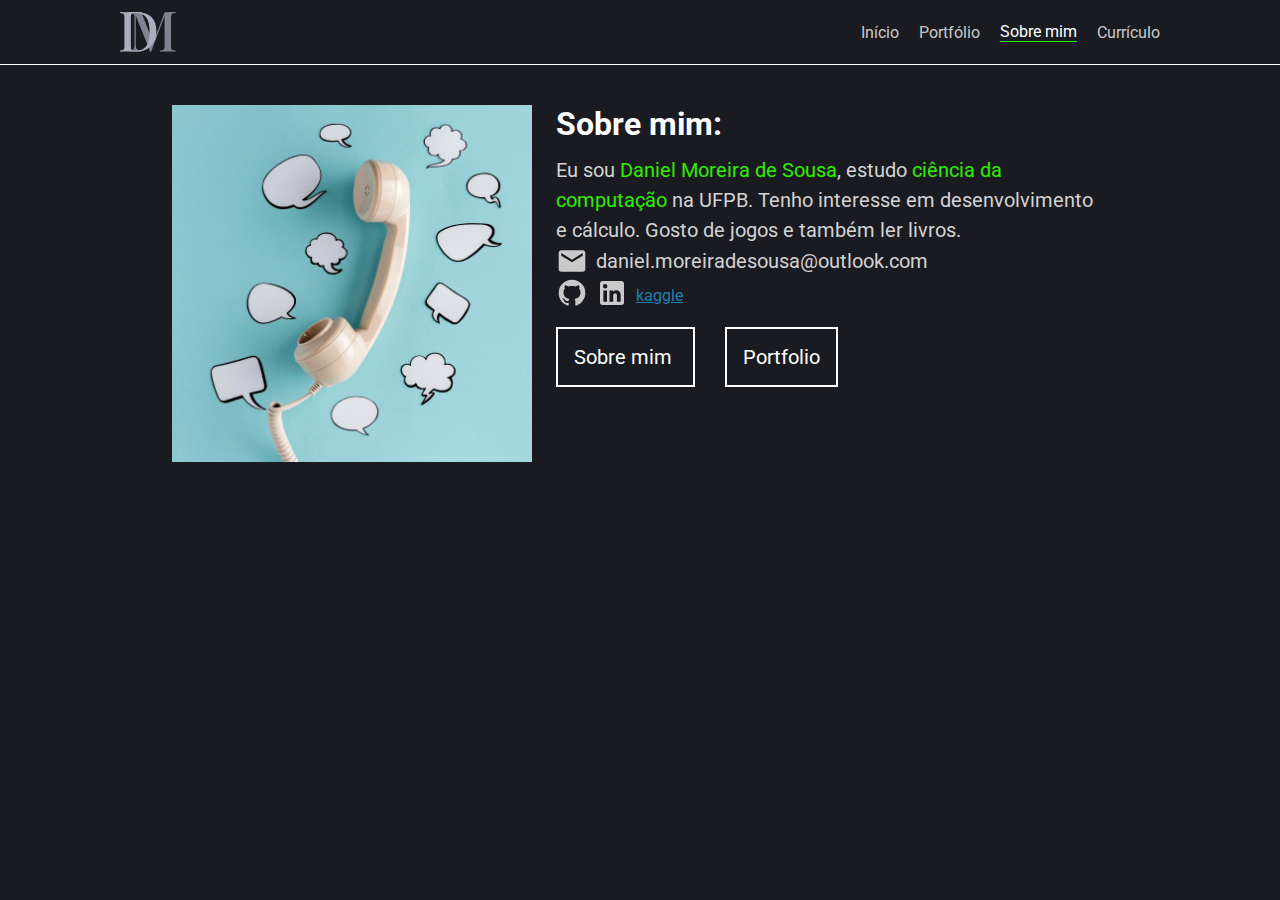
<file: sobre.html>
<!DOCTYPE html>
<html lang="pt-br">
<head>
    <meta charset="UTF-8">
    <link rel="preconnect" href="https://fonts.googleapis.com">
    <link rel="preconnect" href="https://fonts.gstatic.com" crossorigin>
    <link href="https://fonts.googleapis.com/css2?family=Roboto:wght@400;500;700&display=swap" rel="stylesheet">
    <link rel="stylesheet" href="./css/style.css">
    <link rel="stylesheet" href="./css/ux.css">
    <link rel="stylesheet" href="./css/sobre.css">
    <meta http-equiv="X-UA-Compatible" content="IE=edge">
    <meta name="viewport" content="width=device-width, initial-scale=1.0">
    <title>Sobre mim</title>
</head>
<body>
    <header>
        <div>
            <div class="hamburguer">

            </div>
            <a href="./index.html">
            <h1>
                <svg width="56" height="40" viewBox="0 0 56 40" fill="none" xmlns="http://www.w3.org/2000/svg">
                    <path d="M55.472 0V1.12C54.2027 1.15733 53.2507 1.30667 52.616 1.568C51.9813 1.792 51.552 2.24 51.328 2.912C51.1413 3.54666 51.048 4.55466 51.048 5.936V33.712C51.048 35.056 51.1413 36.064 51.328 36.736C51.552 37.408 51.9813 37.856 52.616 38.08C53.2507 38.304 54.2027 38.4533 55.472 38.528V39.648C54.5387 39.5733 53.3813 39.536 52 39.536C50.6187 39.4987 49.2187 39.48 47.8 39.48C46.232 39.48 44.7573 39.4987 43.376 39.536C41.9947 39.536 40.8933 39.5733 40.072 39.648V38.528C41.3413 38.4533 42.2933 38.304 42.928 38.08C43.6 37.856 44.048 37.408 44.272 36.736C44.496 36.064 44.608 35.056 44.608 33.712V3.08L44.888 3.192L31.112 39.872H30.216L15.768 3.584V32.256C15.768 33.824 15.88 35.056 16.104 35.952C16.328 36.8107 16.8133 37.4267 17.56 37.8C18.3067 38.1733 19.4453 38.416 20.976 38.528V39.648C20.2667 39.5733 19.352 39.536 18.232 39.536C17.1493 39.4987 16.1227 39.48 15.152 39.48C14.2187 39.48 13.2853 39.4987 12.352 39.536C11.4187 39.536 10.6533 39.5733 10.056 39.648V38.528C11.288 38.416 12.2213 38.192 12.856 37.856C13.4907 37.4827 13.92 36.8667 14.144 36.008C14.368 35.1493 14.48 33.9733 14.48 32.48V5.936C14.48 4.55466 14.368 3.54666 14.144 2.912C13.92 2.24 13.4907 1.792 12.856 1.568C12.2213 1.30667 11.288 1.15733 10.056 1.12V0C10.6533 0.0373329 11.4187 0.0746657 12.352 0.111999C13.2853 0.149331 14.2187 0.167998 15.152 0.167998C16.2347 0.167998 17.3173 0.149331 18.4 0.111999C19.52 0.0746657 20.472 0.0373329 21.256 0L33.632 31.808L32.568 32.536L44.72 0.167998C45.2053 0.167998 45.7093 0.167998 46.232 0.167998C46.7547 0.167998 47.2773 0.167998 47.8 0.167998C49.2187 0.167998 50.6187 0.149331 52 0.111999C53.3813 0.0746657 54.5387 0.0373329 55.472 0Z" fill="#83838F"/>
                    <path d="M15.96 0C22.8667 0 28 1.68 31.36 5.04C34.72 8.36267 36.4 13.1413 36.4 19.376C36.4 23.4453 35.5787 27.0107 33.936 30.072C32.2933 33.096 29.904 35.448 26.768 37.128C23.6693 38.808 19.8987 39.648 15.456 39.648C14.896 39.648 14.1307 39.6293 13.16 39.592C12.2267 39.5547 11.256 39.536 10.248 39.536C9.24 39.4987 8.32533 39.48 7.504 39.48C6.08533 39.48 4.68533 39.4987 3.304 39.536C1.96 39.536 0.858667 39.5733 0 39.648V38.528C1.26933 38.4533 2.22133 38.304 2.856 38.08C3.49067 37.856 3.90133 37.408 4.088 36.736C4.312 36.064 4.424 35.056 4.424 33.712V5.936C4.424 4.55466 4.312 3.54666 4.088 2.912C3.90133 2.24 3.472 1.792 2.8 1.568C2.16533 1.30667 1.232 1.15733 0 1.12V0C0.858667 0.0373329 1.96 0.0933321 3.304 0.167998C4.68533 0.205331 6.048 0.205331 7.392 0.167998C8.736 0.130665 10.2293 0.0933321 11.872 0.0559993C13.552 0.0186664 14.9147 0 15.96 0ZM15.008 1.008C13.2907 1.008 12.1707 1.32533 11.648 1.96C11.1253 2.59467 10.864 3.88267 10.864 5.824V33.824C10.864 35.7653 11.1253 37.0533 11.648 37.688C12.208 38.3227 13.3467 38.64 15.064 38.64C18.8347 38.64 21.7653 37.912 23.856 36.456C25.9467 34.9627 27.4213 32.7973 28.28 29.96C29.1387 27.1227 29.568 23.6693 29.568 19.6C29.568 15.4187 29.1013 11.9653 28.168 9.24C27.2347 6.47733 25.704 4.424 23.576 3.08C21.4853 1.69866 18.6293 1.008 15.008 1.008Z" fill="#ADADBD"/>
                </svg>
            </h1>
            </a>
            <nav>
                <ul>
                    <a href="./index.html"><li>Início</li></a>
                    <a href="./projetos.html"><li>Portfólio</li></a>
                    <a href="./sobre.html" id="link-atual"><li>Sobre mim</li></a>
                    <a href="https://www.linkedin.com/in/danielmoreiradesousa/"><li>Currículo</li></a>
                </ul>
            </nav>
        </div>
    </header>
    <div class="maincontent">
        <main>
            <section class="contato">
                <div class="img-container">
                    <img src="./img/contato.png" alt="Telefone com vários balões de fala">
                </div>
                <div class="sobre">
                    <h2> Sobre mim: </h2>
                    <p>Eu sou <span class="highlight">Daniel Moreira de Sousa</span>, estudo <span class="highlight">ciência da computação</span> na UFPB. Tenho interesse em desenvolvimento e cálculo.
                        Gosto de jogos e também ler livros.</p>
                    <p class="email"><svg xmlns="http://www.w3.org/2000/svg" viewBox="0 0 24 24"><path d="M20,8L12,13L4,8V6L12,11L20,6M20,4H4C2.89,4 2,4.89 2,6V18A2,2 0 0,0 4,20H20A2,2 0 0,0 22,18V6C22,4.89 21.1,4 20,4Z" /></svg> daniel.moreiradesousa@outlook.com</p>
                    
                    <div class="icongroup">
                        <a href="https://www.kaggle.com/danielmoreiradesousa"><svg xmlns="http://www.w3.org/2000/svg" viewBox="0 0 24 24"><path d="M12,2A10,10 0 0,0 2,12C2,16.42 4.87,20.17 8.84,21.5C9.34,21.58 9.5,21.27 9.5,21C9.5,20.77 9.5,20.14 9.5,19.31C6.73,19.91 6.14,17.97 6.14,17.97C5.68,16.81 5.03,16.5 5.03,16.5C4.12,15.88 5.1,15.9 5.1,15.9C6.1,15.97 6.63,16.93 6.63,16.93C7.5,18.45 8.97,18 9.54,17.76C9.63,17.11 9.89,16.67 10.17,16.42C7.95,16.17 5.62,15.31 5.62,11.5C5.62,10.39 6,9.5 6.65,8.79C6.55,8.54 6.2,7.5 6.75,6.15C6.75,6.15 7.59,5.88 9.5,7.17C10.29,6.95 11.15,6.84 12,6.84C12.85,6.84 13.71,6.95 14.5,7.17C16.41,5.88 17.25,6.15 17.25,6.15C17.8,7.5 17.45,8.54 17.35,8.79C18,9.5 18.38,10.39 18.38,11.5C18.38,15.32 16.04,16.16 13.81,16.41C14.17,16.72 14.5,17.33 14.5,18.26C14.5,19.6 14.5,20.68 14.5,21C14.5,21.27 14.66,21.59 15.17,21.5C19.14,20.16 22,16.42 22,12A10,10 0 0,0 12,2Z" /></svg></a>
                        <a href="https://www.kaggle.com/danielmoreiradesousa"><svg xmlns="http://www.w3.org/2000/svg" viewBox="0 0 24 24"><path d="M19 3A2 2 0 0 1 21 5V19A2 2 0 0 1 19 21H5A2 2 0 0 1 3 19V5A2 2 0 0 1 5 3H19M18.5 18.5V13.2A3.26 3.26 0 0 0 15.24 9.94C14.39 9.94 13.4 10.46 12.92 11.24V10.13H10.13V18.5H12.92V13.57C12.92 12.8 13.54 12.17 14.31 12.17A1.4 1.4 0 0 1 15.71 13.57V18.5H18.5M6.88 8.56A1.68 1.68 0 0 0 8.56 6.88C8.56 5.95 7.81 5.19 6.88 5.19A1.69 1.69 0 0 0 5.19 6.88C5.19 7.81 5.95 8.56 6.88 8.56M8.27 18.5V10.13H5.5V18.5H8.27Z" /></svg></a>
                        <a href="https://www.kaggle.com/danielmoreiradesousa">kaggle</a>
                    </div>
                    <div id="bgroup">
                        <a class="fancy-button" href="./sobre.html"> Sobre mim </a>
                        <a class="fancy-button" href="./projetos.html"> Portfolio </a>
                    </div>
                </div>
            </section>
        </main>
    </div>
</body>
</html>
</file>
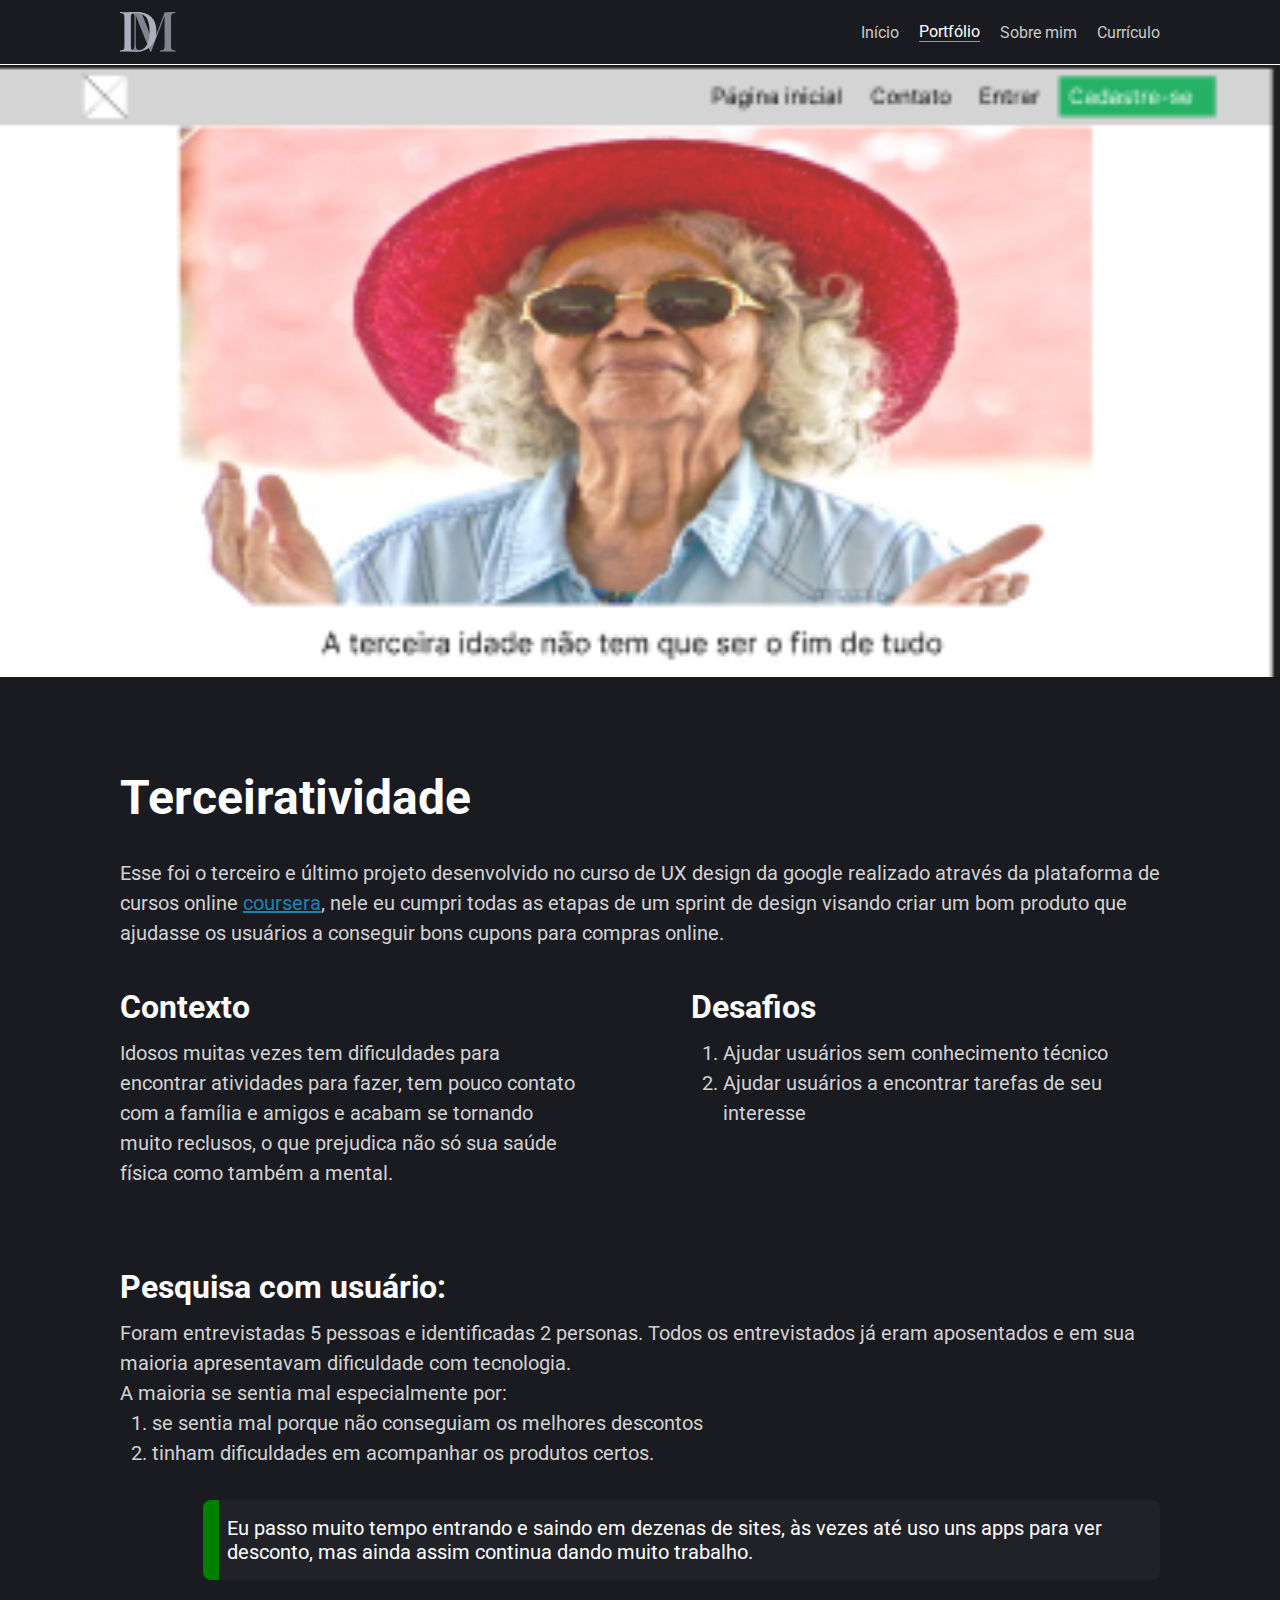
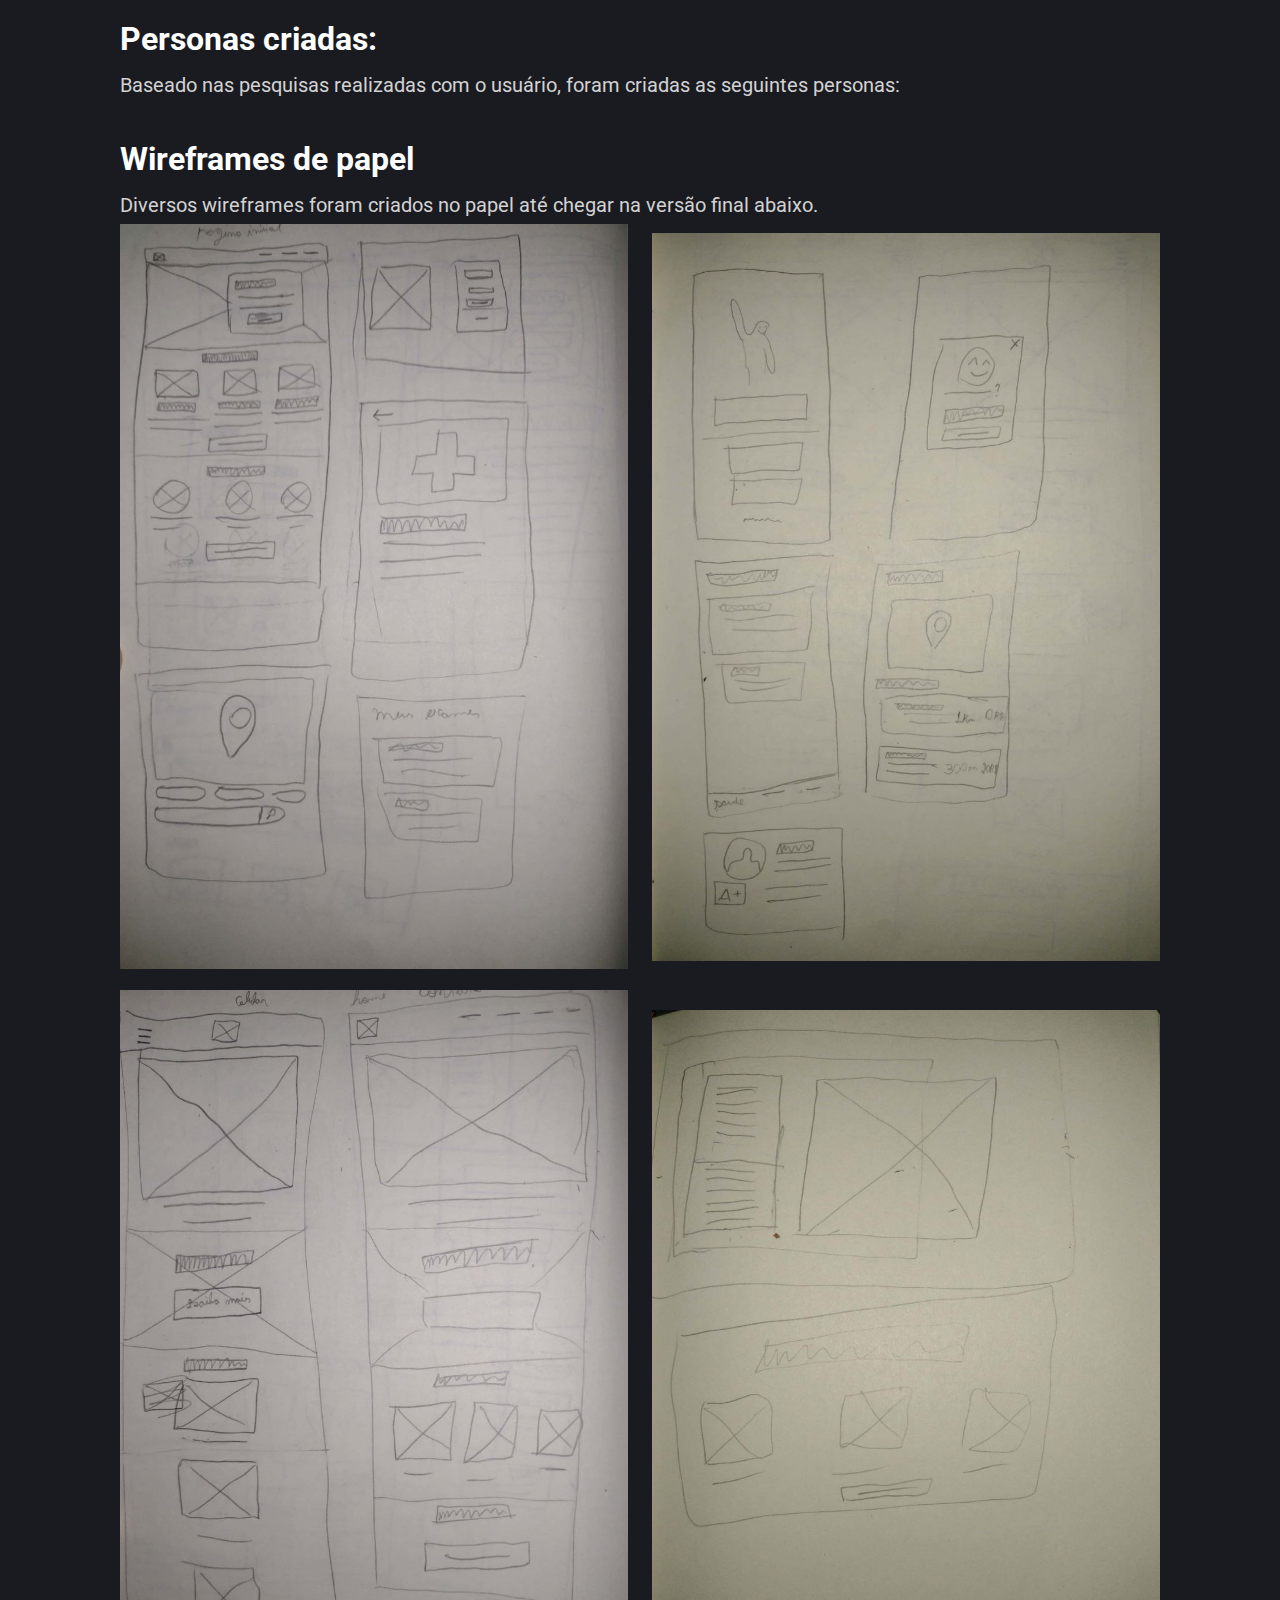
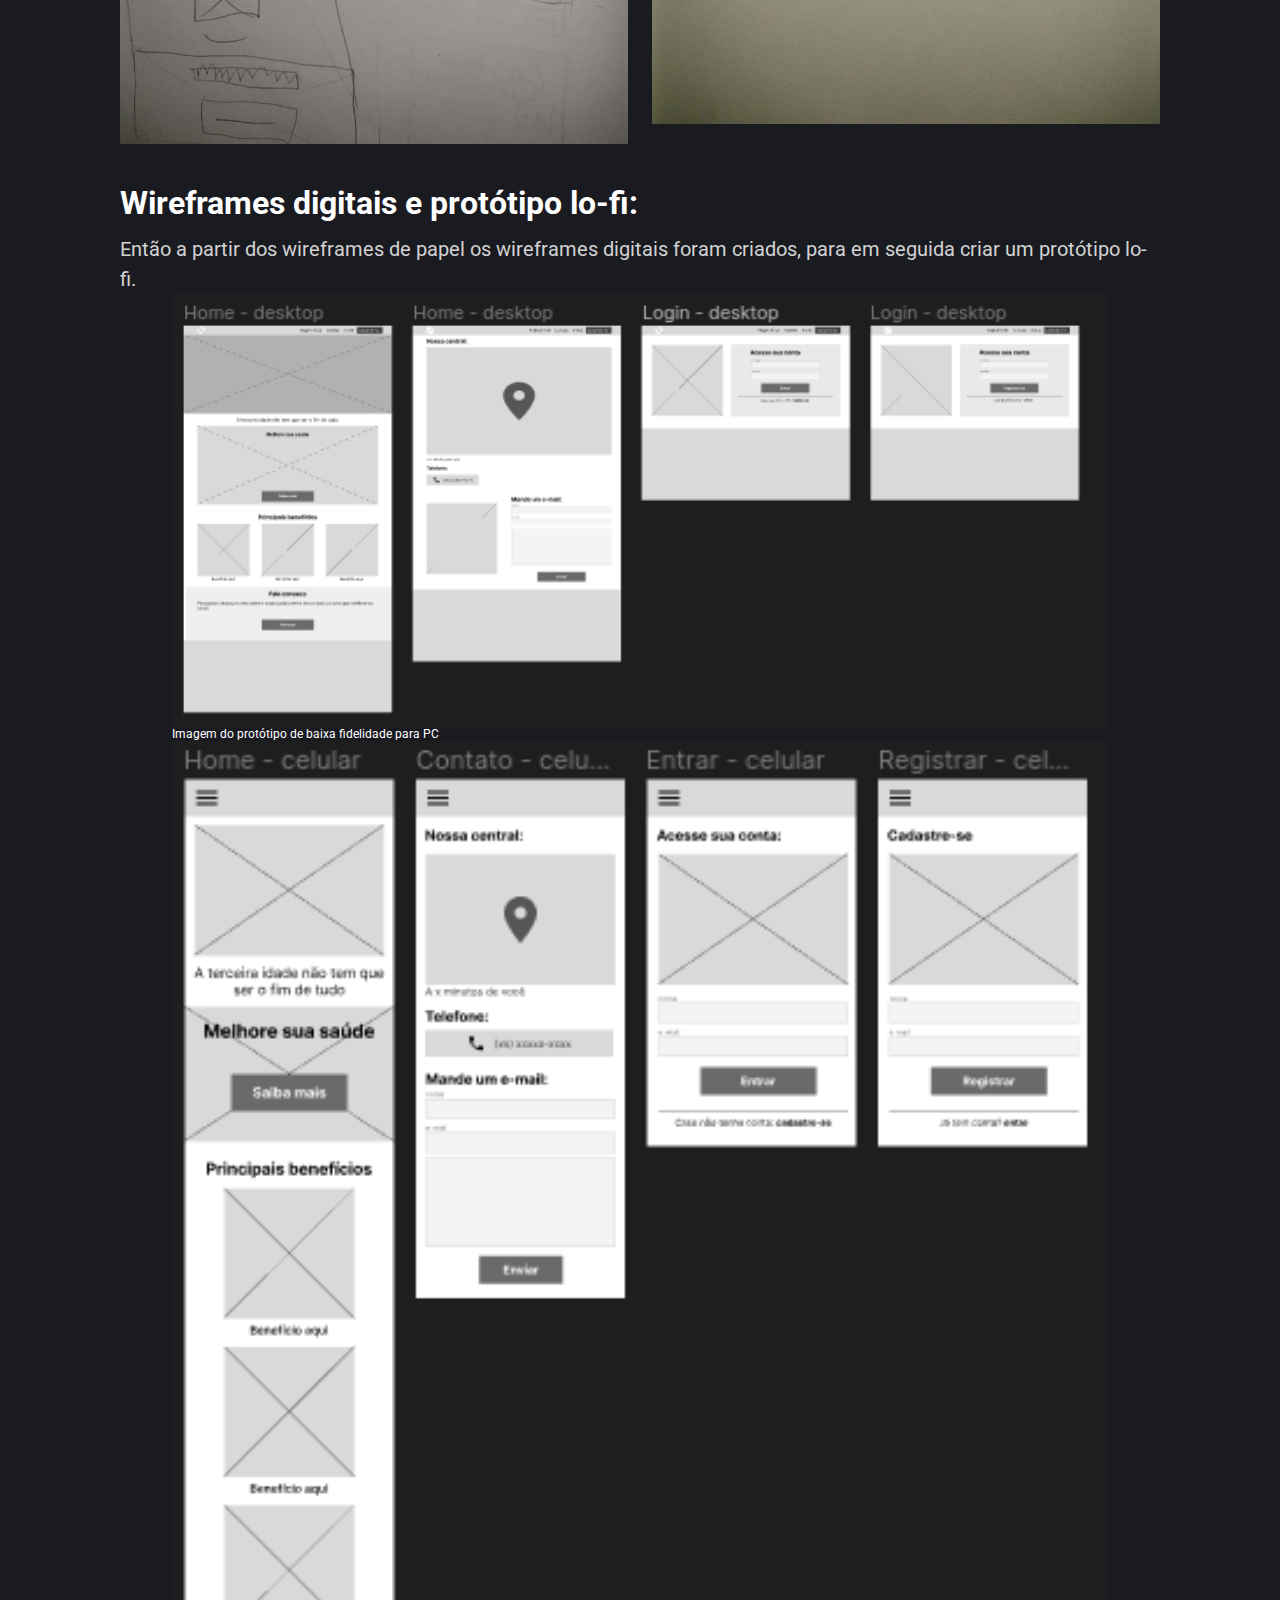
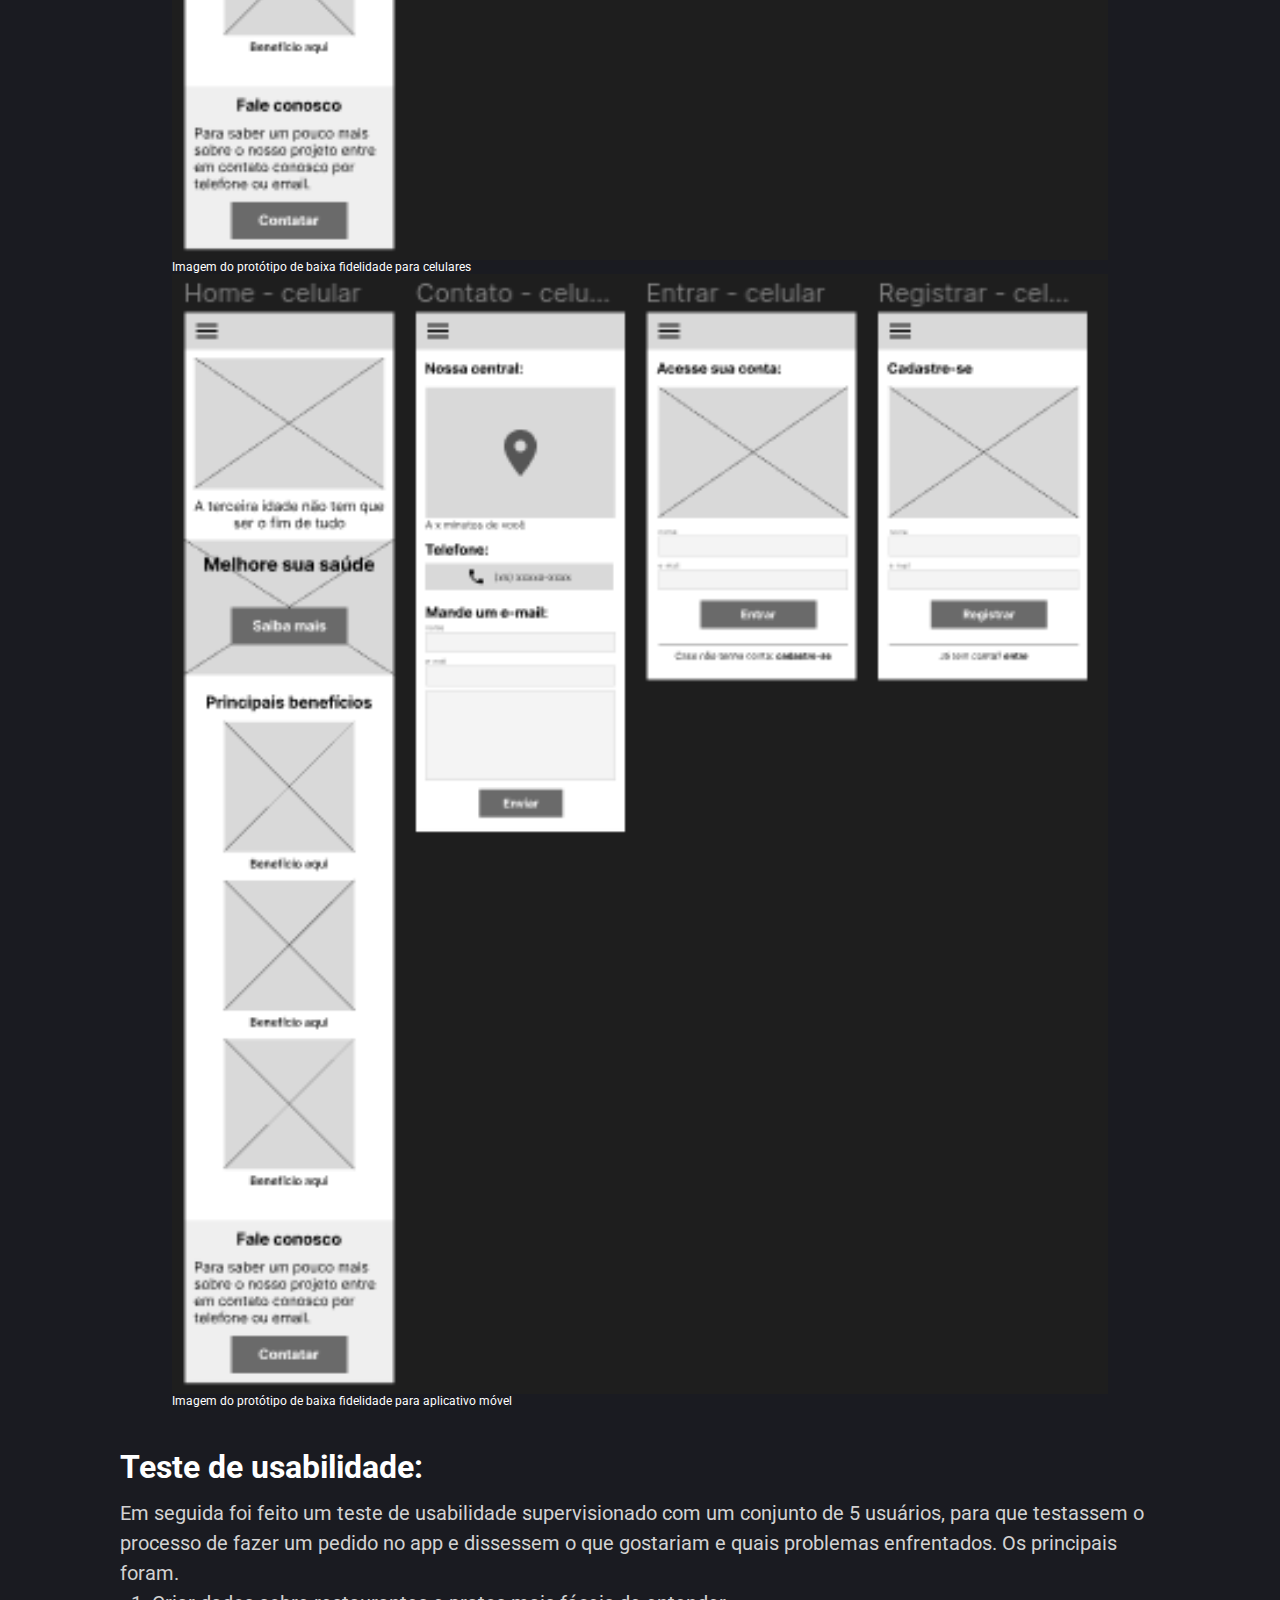
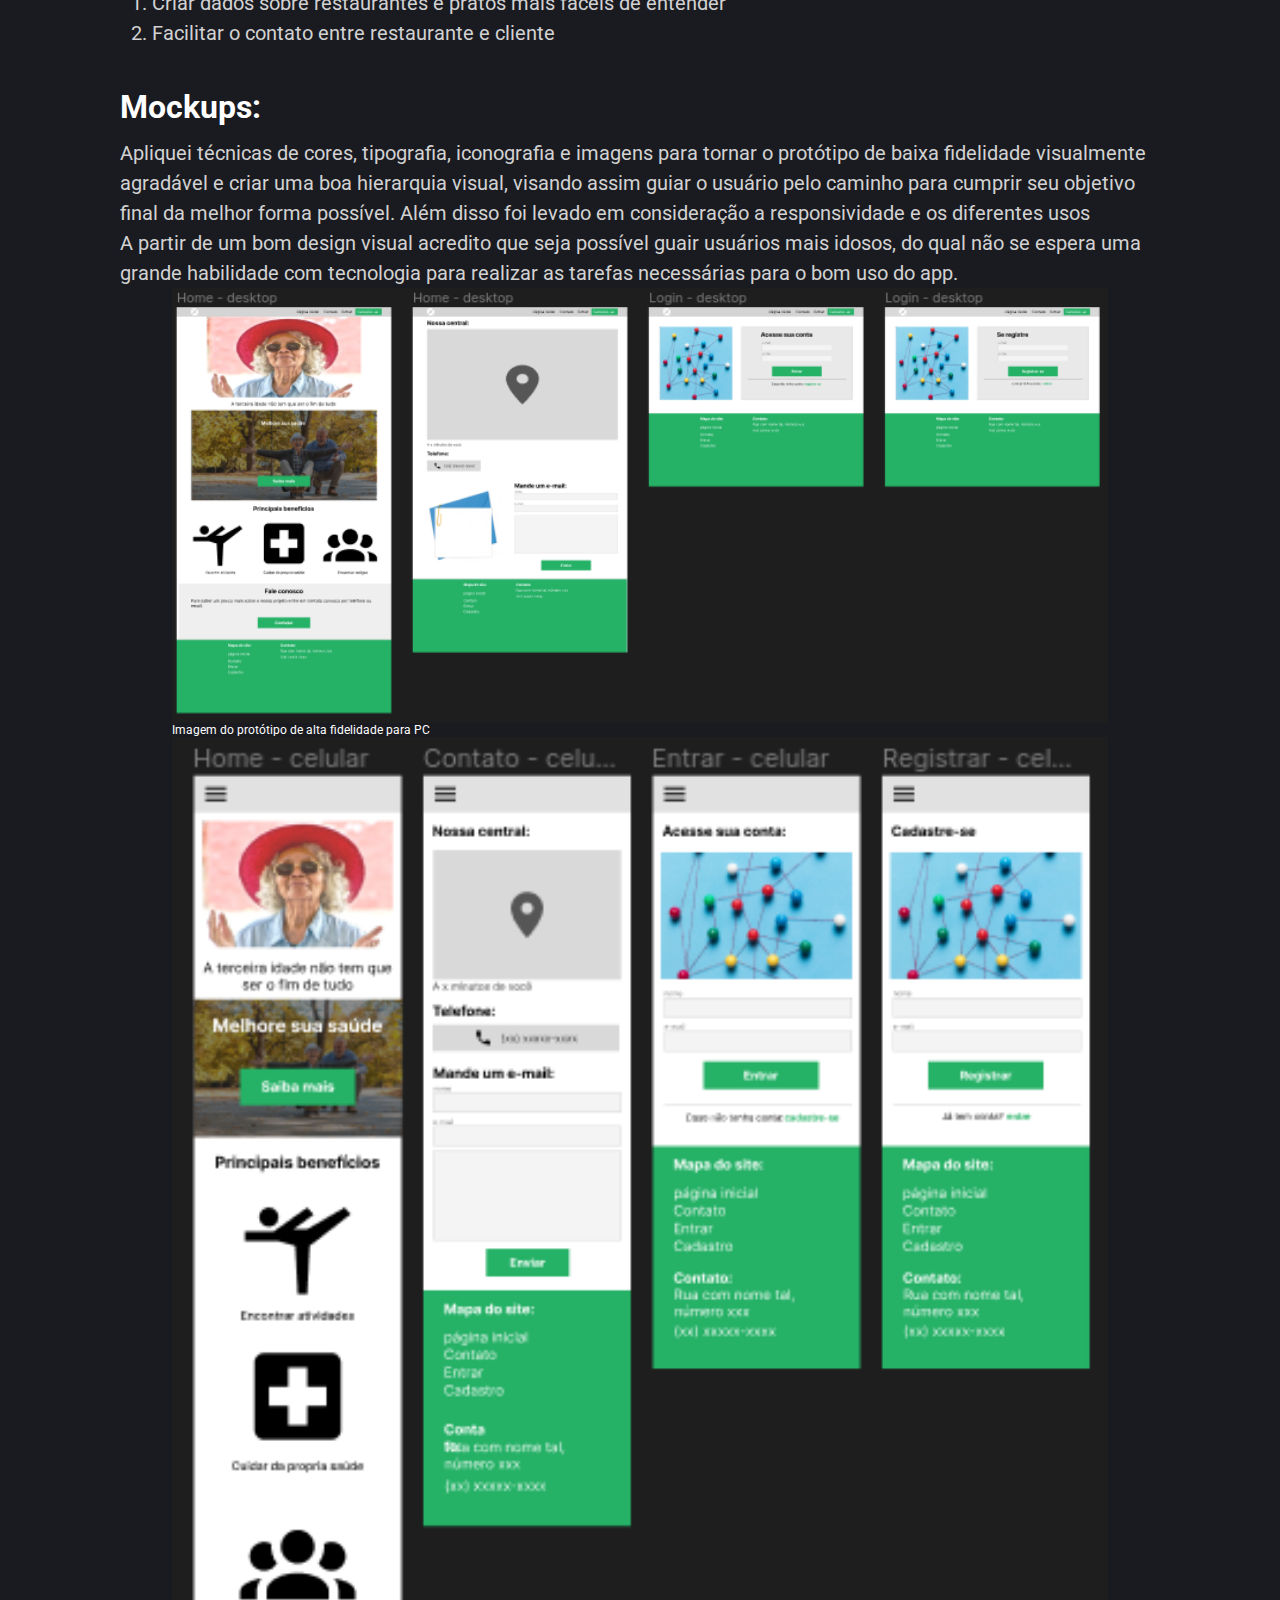
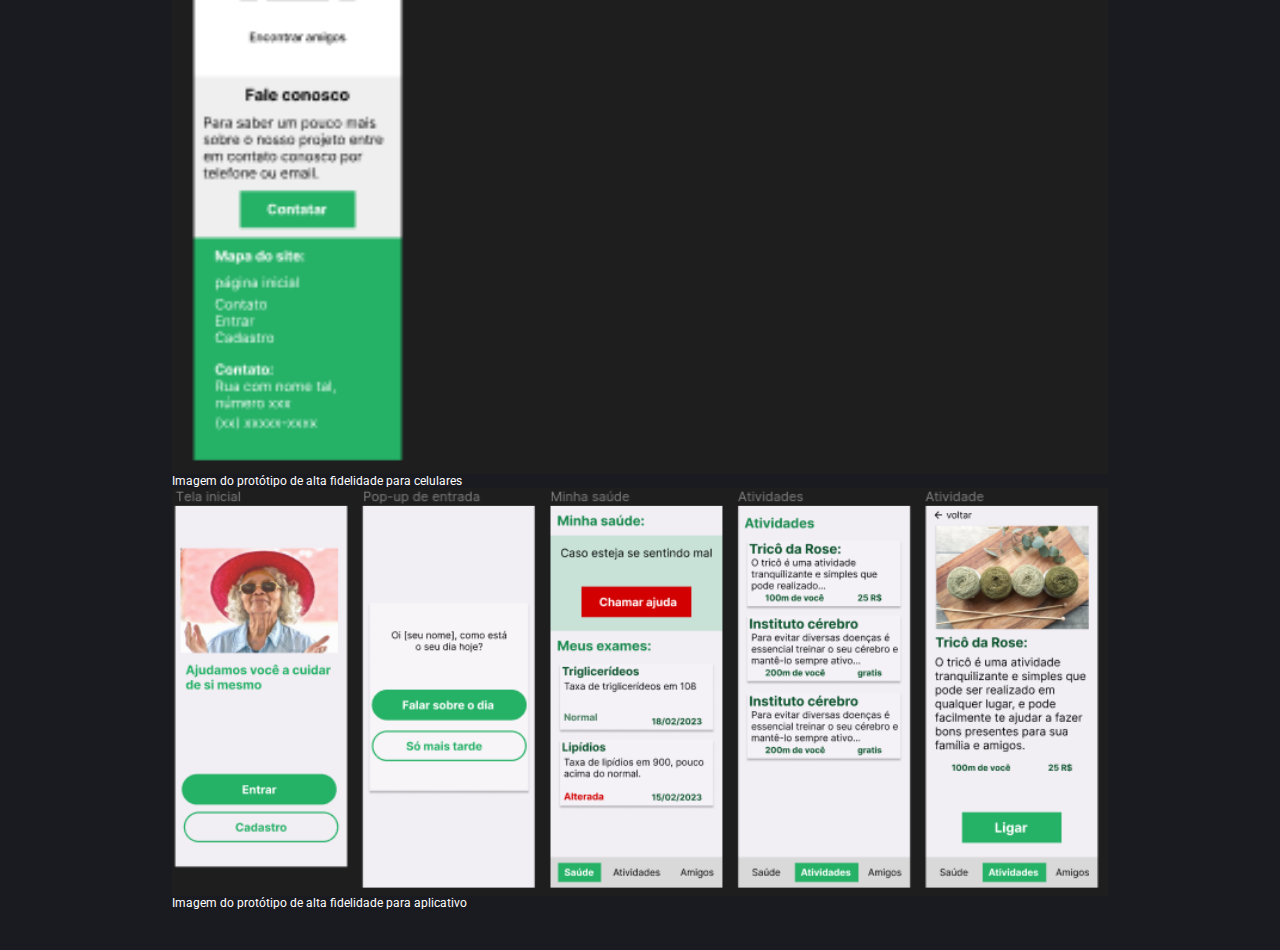
<file: terceiratividade.html>
<!DOCTYPE html>
<html lang="pt-br">
<head>
    <meta charset="UTF-8">
    <link rel="preconnect" href="https://fonts.googleapis.com">
    <link rel="preconnect" href="https://fonts.gstatic.com" crossorigin>
    <link href="https://fonts.googleapis.com/css2?family=Roboto:wght@400;500;700&display=swap" rel="stylesheet">
    <link rel="stylesheet" href="./css/style.css">
    <link rel="stylesheet" href="./css/ux.css">
    <meta http-equiv="X-UA-Compatible" content="IE=edge">
    <meta name="viewport" content="width=device-width, initial-scale=1.0">
    <title>Terceiratividade</title>

    <style>
        .papergroup{
            display: grid;
            grid-template-columns: repeat(2, 1fr);
            grid-template-rows: repeat(2, 1fr);
            column-gap: 1.5rem;
        }
    </style>
    
</head>
<body>
    <header>
        <div>
            <div class="hamburguer">

            </div>
            <a href="./index.html">
            <h1>
                <svg width="56" height="40" viewBox="0 0 56 40" fill="none" xmlns="http://www.w3.org/2000/svg">
                    <path d="M55.472 0V1.12C54.2027 1.15733 53.2507 1.30667 52.616 1.568C51.9813 1.792 51.552 2.24 51.328 2.912C51.1413 3.54666 51.048 4.55466 51.048 5.936V33.712C51.048 35.056 51.1413 36.064 51.328 36.736C51.552 37.408 51.9813 37.856 52.616 38.08C53.2507 38.304 54.2027 38.4533 55.472 38.528V39.648C54.5387 39.5733 53.3813 39.536 52 39.536C50.6187 39.4987 49.2187 39.48 47.8 39.48C46.232 39.48 44.7573 39.4987 43.376 39.536C41.9947 39.536 40.8933 39.5733 40.072 39.648V38.528C41.3413 38.4533 42.2933 38.304 42.928 38.08C43.6 37.856 44.048 37.408 44.272 36.736C44.496 36.064 44.608 35.056 44.608 33.712V3.08L44.888 3.192L31.112 39.872H30.216L15.768 3.584V32.256C15.768 33.824 15.88 35.056 16.104 35.952C16.328 36.8107 16.8133 37.4267 17.56 37.8C18.3067 38.1733 19.4453 38.416 20.976 38.528V39.648C20.2667 39.5733 19.352 39.536 18.232 39.536C17.1493 39.4987 16.1227 39.48 15.152 39.48C14.2187 39.48 13.2853 39.4987 12.352 39.536C11.4187 39.536 10.6533 39.5733 10.056 39.648V38.528C11.288 38.416 12.2213 38.192 12.856 37.856C13.4907 37.4827 13.92 36.8667 14.144 36.008C14.368 35.1493 14.48 33.9733 14.48 32.48V5.936C14.48 4.55466 14.368 3.54666 14.144 2.912C13.92 2.24 13.4907 1.792 12.856 1.568C12.2213 1.30667 11.288 1.15733 10.056 1.12V0C10.6533 0.0373329 11.4187 0.0746657 12.352 0.111999C13.2853 0.149331 14.2187 0.167998 15.152 0.167998C16.2347 0.167998 17.3173 0.149331 18.4 0.111999C19.52 0.0746657 20.472 0.0373329 21.256 0L33.632 31.808L32.568 32.536L44.72 0.167998C45.2053 0.167998 45.7093 0.167998 46.232 0.167998C46.7547 0.167998 47.2773 0.167998 47.8 0.167998C49.2187 0.167998 50.6187 0.149331 52 0.111999C53.3813 0.0746657 54.5387 0.0373329 55.472 0Z" fill="#83838F"/>
                    <path d="M15.96 0C22.8667 0 28 1.68 31.36 5.04C34.72 8.36267 36.4 13.1413 36.4 19.376C36.4 23.4453 35.5787 27.0107 33.936 30.072C32.2933 33.096 29.904 35.448 26.768 37.128C23.6693 38.808 19.8987 39.648 15.456 39.648C14.896 39.648 14.1307 39.6293 13.16 39.592C12.2267 39.5547 11.256 39.536 10.248 39.536C9.24 39.4987 8.32533 39.48 7.504 39.48C6.08533 39.48 4.68533 39.4987 3.304 39.536C1.96 39.536 0.858667 39.5733 0 39.648V38.528C1.26933 38.4533 2.22133 38.304 2.856 38.08C3.49067 37.856 3.90133 37.408 4.088 36.736C4.312 36.064 4.424 35.056 4.424 33.712V5.936C4.424 4.55466 4.312 3.54666 4.088 2.912C3.90133 2.24 3.472 1.792 2.8 1.568C2.16533 1.30667 1.232 1.15733 0 1.12V0C0.858667 0.0373329 1.96 0.0933321 3.304 0.167998C4.68533 0.205331 6.048 0.205331 7.392 0.167998C8.736 0.130665 10.2293 0.0933321 11.872 0.0559993C13.552 0.0186664 14.9147 0 15.96 0ZM15.008 1.008C13.2907 1.008 12.1707 1.32533 11.648 1.96C11.1253 2.59467 10.864 3.88267 10.864 5.824V33.824C10.864 35.7653 11.1253 37.0533 11.648 37.688C12.208 38.3227 13.3467 38.64 15.064 38.64C18.8347 38.64 21.7653 37.912 23.856 36.456C25.9467 34.9627 27.4213 32.7973 28.28 29.96C29.1387 27.1227 29.568 23.6693 29.568 19.6C29.568 15.4187 29.1013 11.9653 28.168 9.24C27.2347 6.47733 25.704 4.424 23.576 3.08C21.4853 1.69866 18.6293 1.008 15.008 1.008Z" fill="#ADADBD"/>
                </svg>
            </h1>
            </a>
            <nav>
                <ul>
                    <a href="./index.html"><li>Início</li></a>
                    <a href="./projetos.html" id="link-atual"><li>Portfólio</li></a>
                    <a href="./sobre.html"><li>Sobre mim</li></a>
                    <a href="https://www.linkedin.com/in/danielmoreiradesousa/"><li>Currículo</li></a>
                </ul>
            </nav>
        </div>
    </header>
    <img src="./img/terceiratividade/main-image.png" class="banner"/>
    <div class="maincontent">
        <main>
            <h1>Terceiratividade</h1>
            <section class="part">
                <p>Esse foi o terceiro e último projeto desenvolvido no curso de UX design da google realizado através da plataforma de cursos online <a href="https://www.coursera.org">coursera</a>, nele eu cumpri todas as etapas de um sprint de design visando criar um bom produto que ajudasse os usuários a conseguir bons cupons para compras online.</p>
            </section>
            <section class="part">
                <div class="contentgroup">
                    <div>
                        <h2>Contexto</h2>
                        <p>Idosos muitas vezes tem dificuldades para encontrar atividades para fazer,
                            tem pouco contato com a família e amigos e acabam se tornando muito reclusos, o que
                            prejudica não só sua saúde física como também a mental.
                        </p>
                    </div>
                    <div>
                        <h2>Desafios</h2>
                        <ol>
                            <li>Ajudar usuários sem conhecimento técnico</li>
                            <li>Ajudar usuários a encontrar tarefas de seu interesse</li>
                        </ol>
                    </div>
                </div>
            </section>
            <section class="part">
                <h2>Pesquisa com usuário:</h2>
                <p>
                    Foram entrevistadas 5 pessoas e identificadas 2 personas.
                    Todos os entrevistados já eram aposentados e em sua maioria apresentavam dificuldade com tecnologia.
                </p>
                <p>A maioria se sentia mal especialmente por:</p>
                <ol>
                    <li>se sentia mal porque não conseguiam os melhores descontos</li>
                    <li>tinham dificuldades em acompanhar os produtos certos.</li>
                </ol>
                <quote>
                    Eu passo muito tempo entrando e saindo em dezenas de sites, às vezes até uso uns apps para ver desconto, mas ainda assim continua dando muito trabalho.
                </quote>
            </section>
            <section class="part">
                <h2>Personas criadas:</h2>
                <p>Baseado nas pesquisas realizadas com o usuário, foram criadas as seguintes personas:</p>
            </section>
            <section class="part">
                <h2>Wireframes de papel</h2>
                <p>Diversos wireframes foram criados no papel até chegar na versão final abaixo.</p>
                <div class="papergroup">
                    <img src="./img/terceiratividade/page-1.jpg" />
                    <img src="./img/terceiratividade/page-2.jpg" />
                    <img src="./img/terceiratividade/page-3.jpg" />
                    <img src="./img/terceiratividade/page-4.jpg" />
                </div>
            </section>
            <section class="part">
                <h2>Wireframes digitais e protótipo lo-fi:</h2>
                <p>Então a partir dos wireframes de papel os wireframes digitais foram criados, para em seguida criar um protótipo lo-fi.</p>
                <figure>
                    <img src="./img/terceiratividade/lo-fi pc.png" alt="imagem do protótipo de baixa fidelidade para computador"/>
                    <figcaption>Imagem do protótipo de baixa fidelidade para PC</figcaption>
                </figure>
                <figure>
                    <img src="./img/terceiratividade/lo-fi mobile.png" alt="imagem do protótipo de baixa fidelidade para celulares"/>
                    <figcaption>Imagem do protótipo de baixa fidelidade para celulares</figcaption>
                </figure>
                <figure>
                    <img src="./img/terceiratividade/lo-fi mobile.png" alt="imagem do protótipo de baixa fidelidade para aplicativo móvel"/>
                    <figcaption>Imagem do protótipo de baixa fidelidade para aplicativo móvel</figcaption>
                </figure>
            </section>
            <section class="part">
                <h2>Teste de usabilidade:</h2>
                <p>Em seguida foi feito um teste de usabilidade supervisionado com um conjunto de 5 usuários, para que testassem o processo de fazer um pedido no app e dissessem o que gostariam e quais problemas enfrentados. Os principais foram.</p>
                <ol>
                    <li>Criar dados sobre restaurantes e pratos mais fáceis de entender</li>
                    <li>Facilitar o contato entre restaurante e cliente</li>
                </ol>
            </section>
            <section class="part">
                <h2>Mockups:</h2>
                <p>Apliquei técnicas de cores, tipografia, iconografia e imagens para tornar o protótipo de baixa fidelidade visualmente agradável e criar uma boa hierarquia visual, visando assim guiar o usuário pelo caminho para cumprir seu objetivo final da melhor forma possível. Além disso foi levado em consideração a responsividade e os diferentes usos</p>
                <p>A partir de um bom design visual acredito que seja possível guair usuários mais idosos, do qual não se espera uma grande habilidade com tecnologia para realizar as tarefas necessárias para o bom uso do app.</p>
                <h3></h3>
                <figure>
                    <img src="./img/terceiratividade/mockup-pc.png" alt="imagem do protótipo de alta fidelidade para computador"/>
                    <figcaption>Imagem do protótipo de alta fidelidade para PC</figcaption>
                </figure>
                <figure>
                    <img src="./img/terceiratividade/mockup-mobile.png" alt="imagem do protótipo de alta fidelidade para celulares"/>
                    <figcaption>Imagem do protótipo de alta fidelidade para celulares</figcaption>
                </figure>
                <figure>
                    <img src="./img/terceiratividade/mockup-app.png" alt="imagem do protótipo de alta fidelidade para o app de celular"/>
                    <figcaption>Imagem do protótipo de alta fidelidade para aplicativo</figcaption>
                </figure>
            </section>
        </main>
    </div>
</body>
</html>
</file>
<file: css/style.css>
a {
    color: #1e81b0;
}

a:visited {
    color: #1e81b0;
}

#link-atual{
    border-bottom: 1px solid #2FED00;
    color: #ffffff;
}

nav ul a, nav ul a:visited {
    color: #C9C9C9;
    text-decoration: none;
}

nav ul a:hover {
    color: #fff;
}

*, html, body {
    padding: 0;
    margin: 0;
    font-family: 'Roboto', sans-serif;
}

:root{
    --backgroundcolor: #1A1B21;
    font-size: 16px;
}

body{
    background-color: var(--backgroundcolor);
    color: #FFFFFF;
}

header{
    display: flex;
    justify-content: center;
    align-items: center;
    border-bottom: 1px solid #FFFFFF;
    color: #C9C9C9;
    /* position: fixed; */
    width: 100vw;
}

.hamburguer{
    padding: 0;
    height: 48px;
    width: 48px;
    background-color: red;
    display: none;
}

header div{
    display: flex;
    justify-content: space-between;
    align-items: center;
    
    padding: 0 30px 0 30px;
    height: 64px;
    width: calc(100% - 60px);
    max-width: 1040px;
}

header ul, header h1{
    display: flex;
    align-items: center;
    column-gap: 20px;
    list-style-type: none;
}

@media (max-width: 640px)
{
    header nav{
        display: none;
    }

    /* .hamburguer{
        display: block;
    } */

    header h1{
        justify-self: center;
    }
}

.fancy-button:nth-child(2){
    margin-left: 30px;
}

a.fancy-button, a.fancy-button:visited{
    color: white;
    text-decoration: none;
    font-size: 1.25rem;
    border: 2px solid white;
    padding: 1rem;
    text-align: center;
    width: 240px;
}

#ignore{
    color: #ffffff;
    text-decoration: none;
}
</file>
<file: css/ux.css>
:root{
    --backgroundcolor: #1A1B21;
    font-size: 16px;
}

.maincontent{
    display: flex;
    flex-direction: column;
    align-items: center;
}

.banner{
    width: 100%;
    margin-bottom: 5.5rem;
}

main{
    padding: 0 30px 0 30px;
    max-width: 1040px;
    display: flex;
    flex-direction: column;
}

main h1{
    font-size: 3rem;
    margin-bottom: 2rem;
}

main h2{
    font-size: 2rem;
    margin-bottom: 0.75rem;
}

main ol li, p{
    color: #D2D2D2;
    font-size: 1.25rem;
    line-height: 150%;
}

main section{
    display: flex;
    flex-direction: column;
    margin-bottom: 2.5rem;
}

ol{
    padding-left: 2rem;
}

main .contentgroup{
    display: flex;
    flex-direction: row;
    justify-content: space-evenly;
    margin-bottom: 2.5rem;
}

main .contentgroup div{
    width: 50%;
}

main .contentgroup div:first-child{
    padding-right: 3.2rem;
}

main .contentgroup div:nth-child(2){
    padding-left: 3.2rem;
}

main img{
    width: 100%;
}

figcaption{
    font-size: 0.75rem;
}

figure{
    align-self: center;
    display: flex;
    flex-direction: column;
    width: 90%;
}

img{
    align-self: center;
}

quote{
    display: block;
    border-left: 1rem solid green;
    padding: 1rem 0.5rem;
    margin-left: 8%;
    margin-top: 2rem;
    font-size: 1.25rem;
    background-color: #3E3F4333;
    border-radius: 8px;
}

.papergroup{
    display: grid;
    grid-template-columns: repeat(3, 1fr);
    grid-template-rows: repeat(2, 1fr);
    column-gap: 1.5rem;
    row-gap: 1rem;
}

.papergroup div{
    background-color: red;
    height: 10rem;
    object-fit: cover;
}

@media (max-width: 840px)
{
    main .contentgroup{
        flex-direction: column;
    }
    
    main .contentgroup div{
        width: 100%;
    }

    main .contentgroup div:first-child{
        padding-right: 0rem;
        margin-bottom: 2.5rem;
    }
    
    main .contentgroup div:nth-child(2){
        padding-left: 0rem;
    }
}

@media (max-width: 640px)
{
    .papergroup{
        grid-template-columns: repeat(2, 1fr);
    }
}
</file>
<file: css/index.css>
#bgroup{
    margin-top: 10vh;
}

main{
    margin-top: 20vh;
    margin-right: 40vw;
}
.name{
    font-size: 3rem;
}
#text{
    font-size: 2rem;
    color: #2FED00;
}
#type{
    display: flex;
    justify-content: start;
    align-items: baseline;
}
#cursor{
    height: 30px;
    width: 20px;
    background-color: #2FED00;
    margin-left: 4px;
    -webkit-animation-name: blink;
    -webkit-animation-duration: 800ms;
    animation-name: blink;
    animation-duration: 800ms;
    animation-iteration-count: infinite;
}
@-webkit-keyframes blink { 
    0% { opacity: 0; }
    10% { opacity: 0.2; }
    30% { opacity: 0.7; }
    50% { opacity: 1; }
    80% { opacity: 0.7; }
    90% { opacity: 0.2; }
    100% { opacity: 0; }
    }

@keyframes blink {
    0% { opacity: 0; }
    10% { opacity: 0.2; }
    30% { opacity: 0.7; }
    50% { opacity: 1; }
    80% { opacity: 0.7; }
    90% { opacity: 0.2; }
    100% { opacity: 0; }
}

@media (max-width: 1100px)
{
    :root{
        font-size: 12px;
    }

    main{
        margin-right: 20vw;
    }
}

@media (max-width: 640x)
{
    :root{
        font-size: 12px;
    }

    main{
        margin-right: 10vw;
    }
}
</file>
<file: css/projetos.css>
h2{
    font-size: 28px;
}

article{
    background-color: #3E3F43;
    padding: 20px 40px;
    border-radius: 8px;
    display: flex;
    flex-direction: column;
    justify-content: space-between;
    height: 100%;
}
.keyword{
    color: #2FED00;
}

.assunto-data{
    display: flex;
    justify-content: space-between;
    margin-top: 16px;
    font-size: 12px;
}

section{
    display: grid;
    grid-template-columns: repeat(3, 1fr);
    column-gap: 16px;
    row-gap: 16px;
    margin-top: 28px;
}

main{
    max-width: 1040px;
}

.projects{
    margin-top: 40px;
    display: flex;
    flex-direction: row;
    justify-content: center;
}

.main-card img{
    max-width: 100%;
}

.title{
    font-size: 40px;
    text-align: center;
}
</file>
<file: css/sobre.css>
main{
    display: flex;
    justify-content: center;
    align-items: center;
}
#bgroup{
    margin-top: 32px;
}
.contato{
    display: flex;
    flex-direction: row;
    width: 90%;
    margin-top: 40px;
}
.img-container{
    min-width: 360px;
    margin-right: 24px;
}
.highlight{
    color: #2FED00;
}
.sobre svg {
    width: 32px;
    fill: #C9C9C9;
    margin-right: 8px;
}
.sobre svg:hover{
    fill: #fff;
}
.email, .icongroup{
    display: flex;
    justify-content: start;
    align-items: center;
}
</file>
